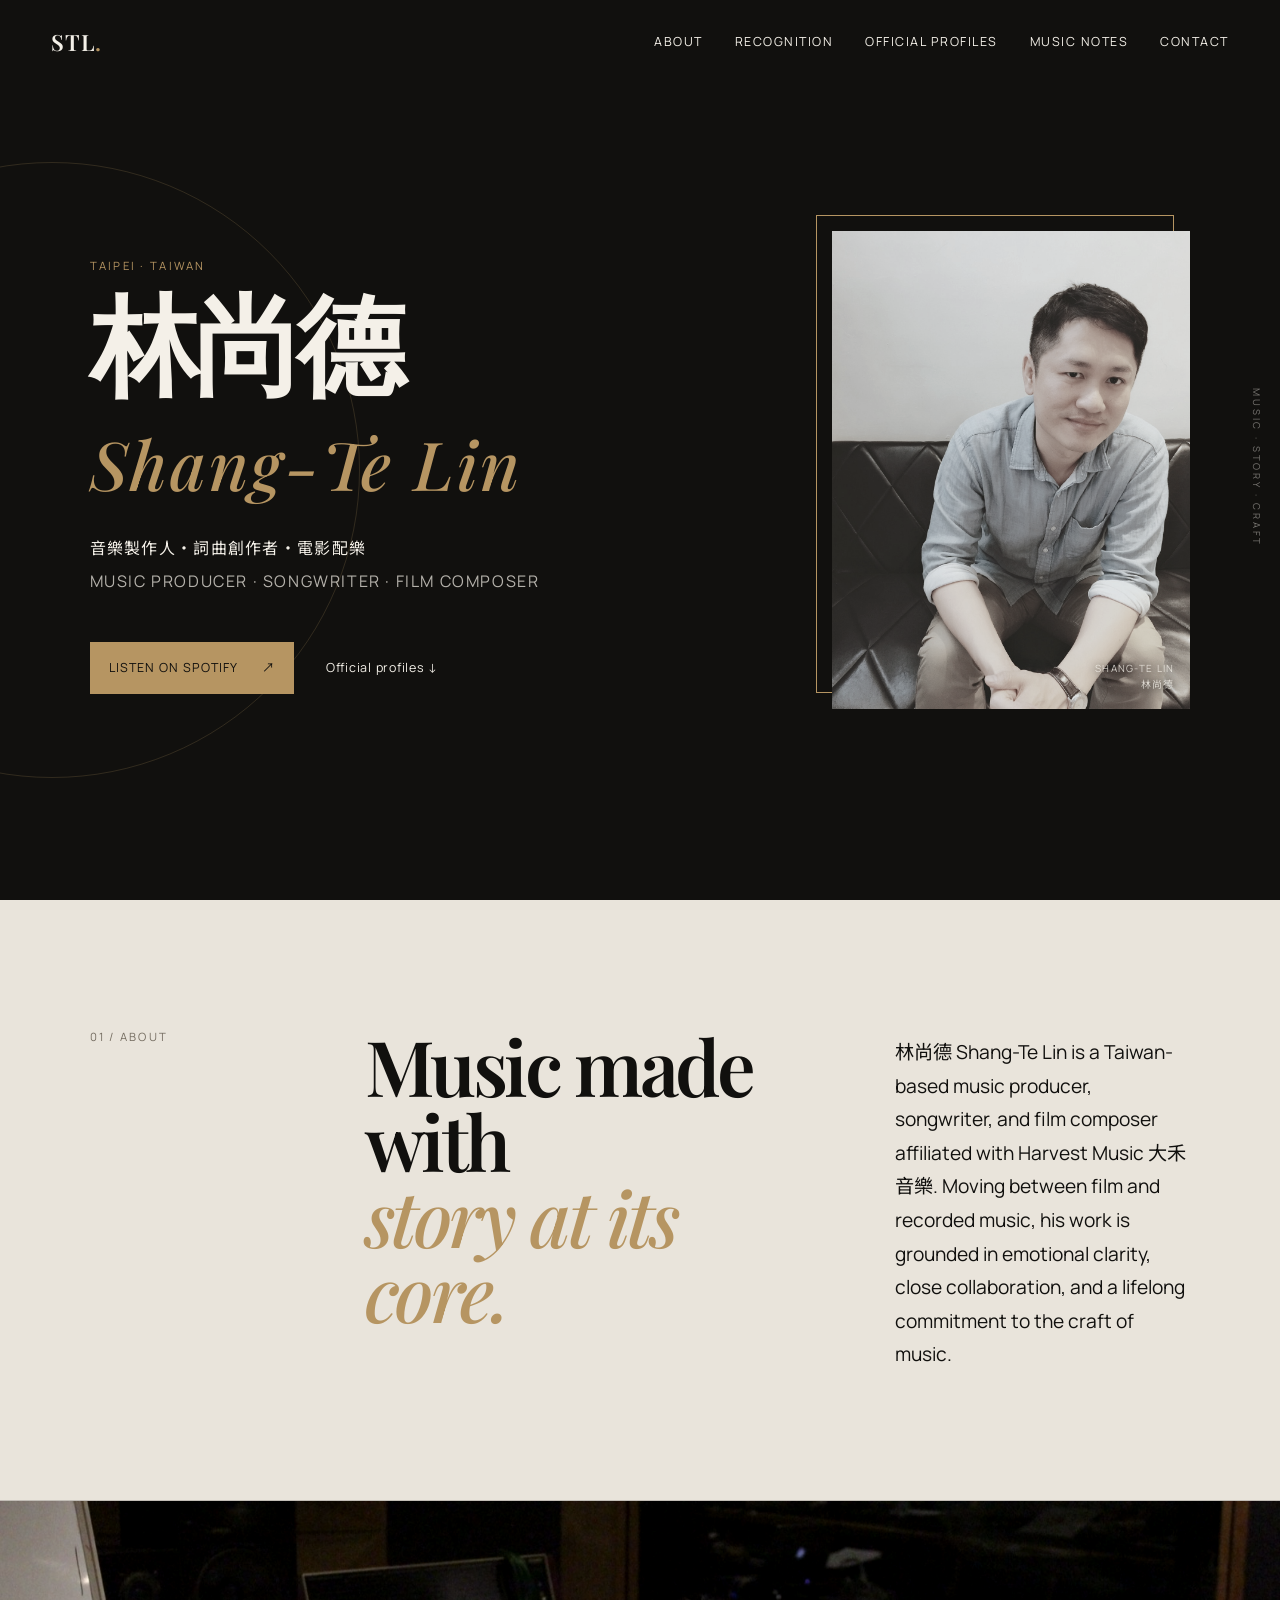
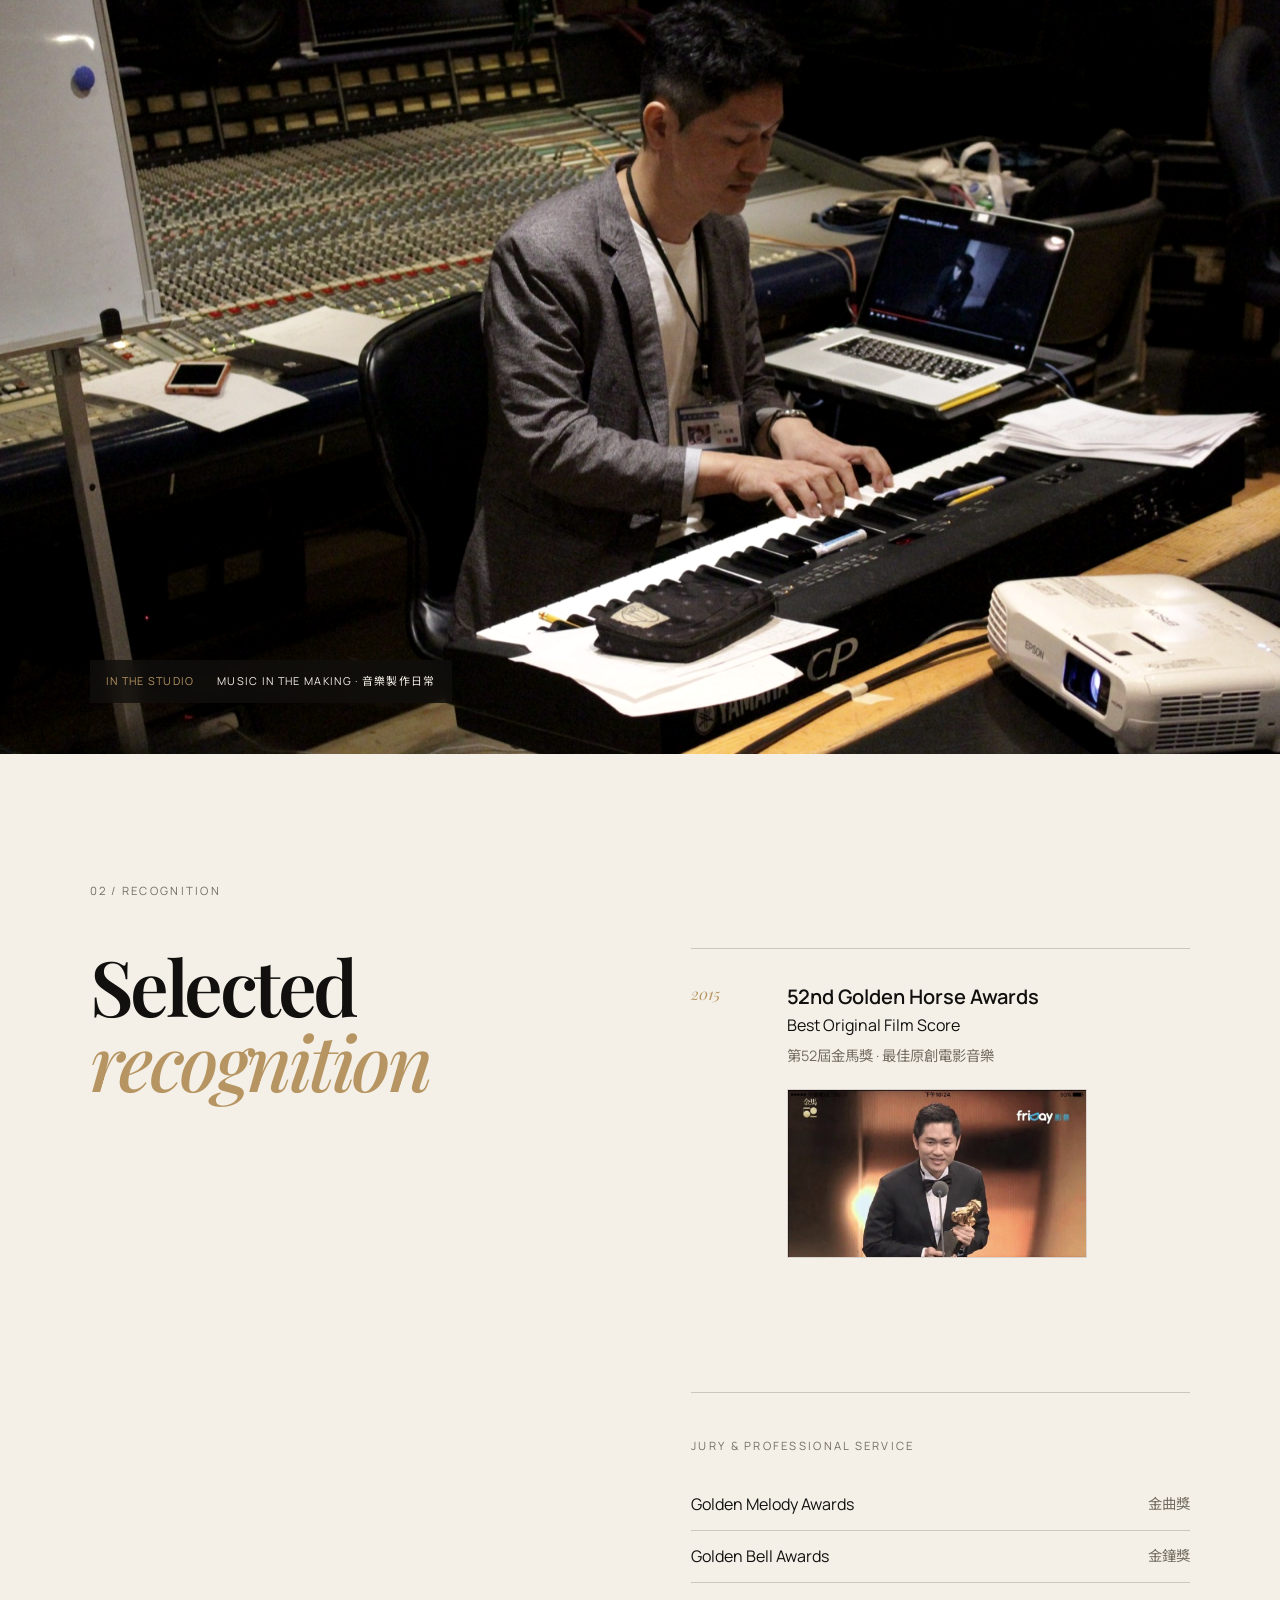
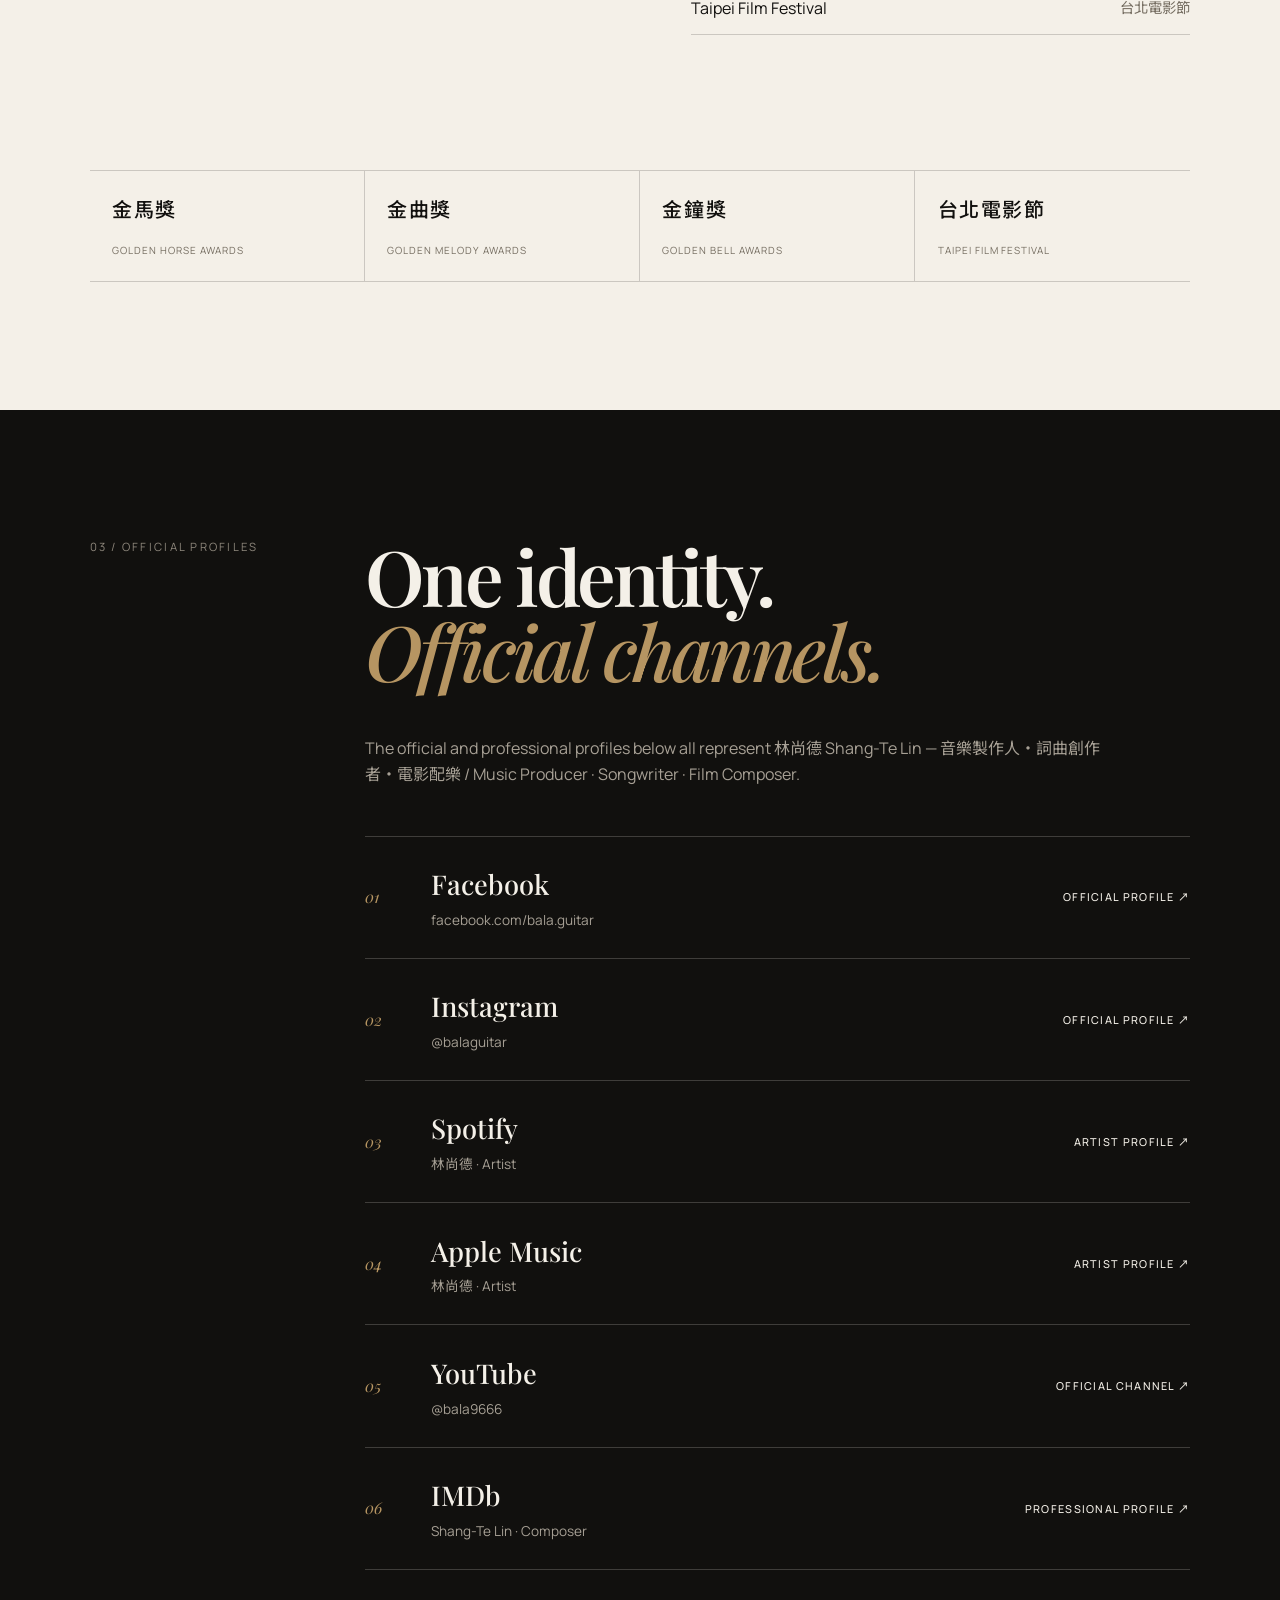
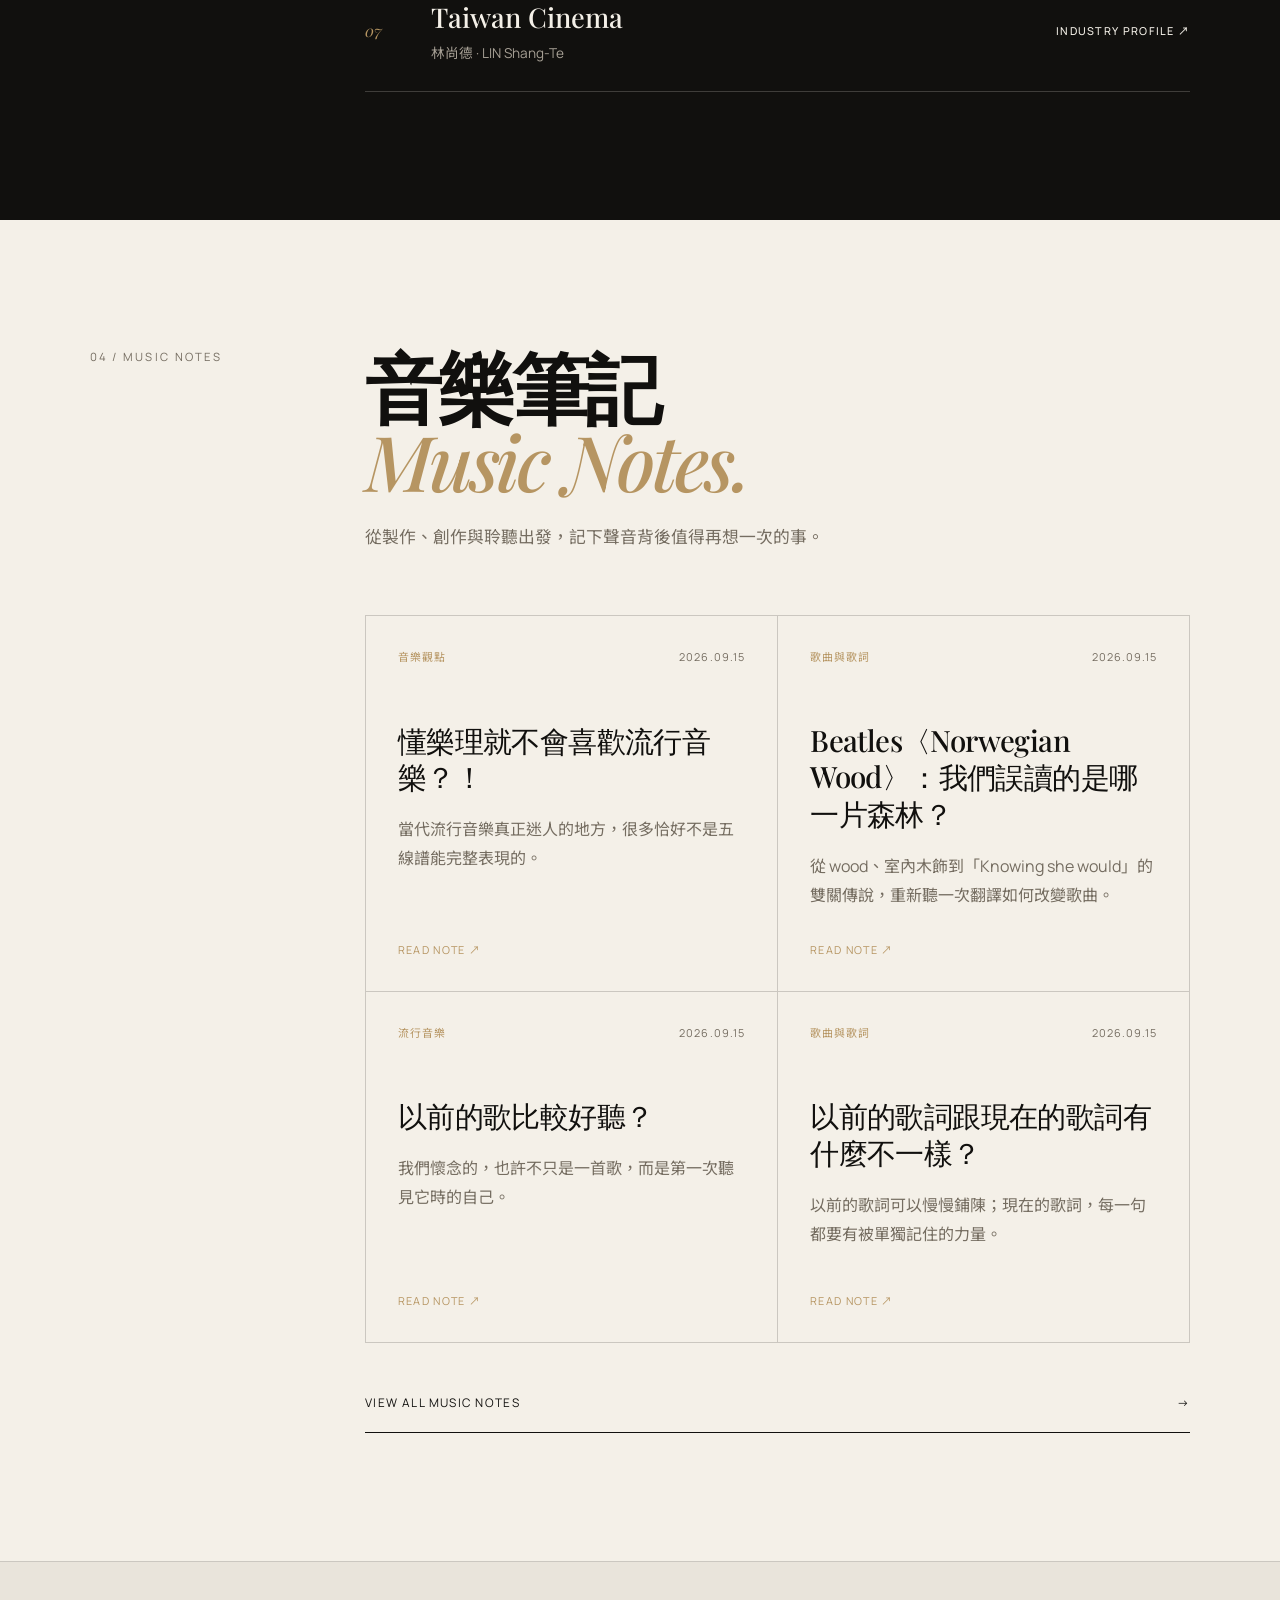
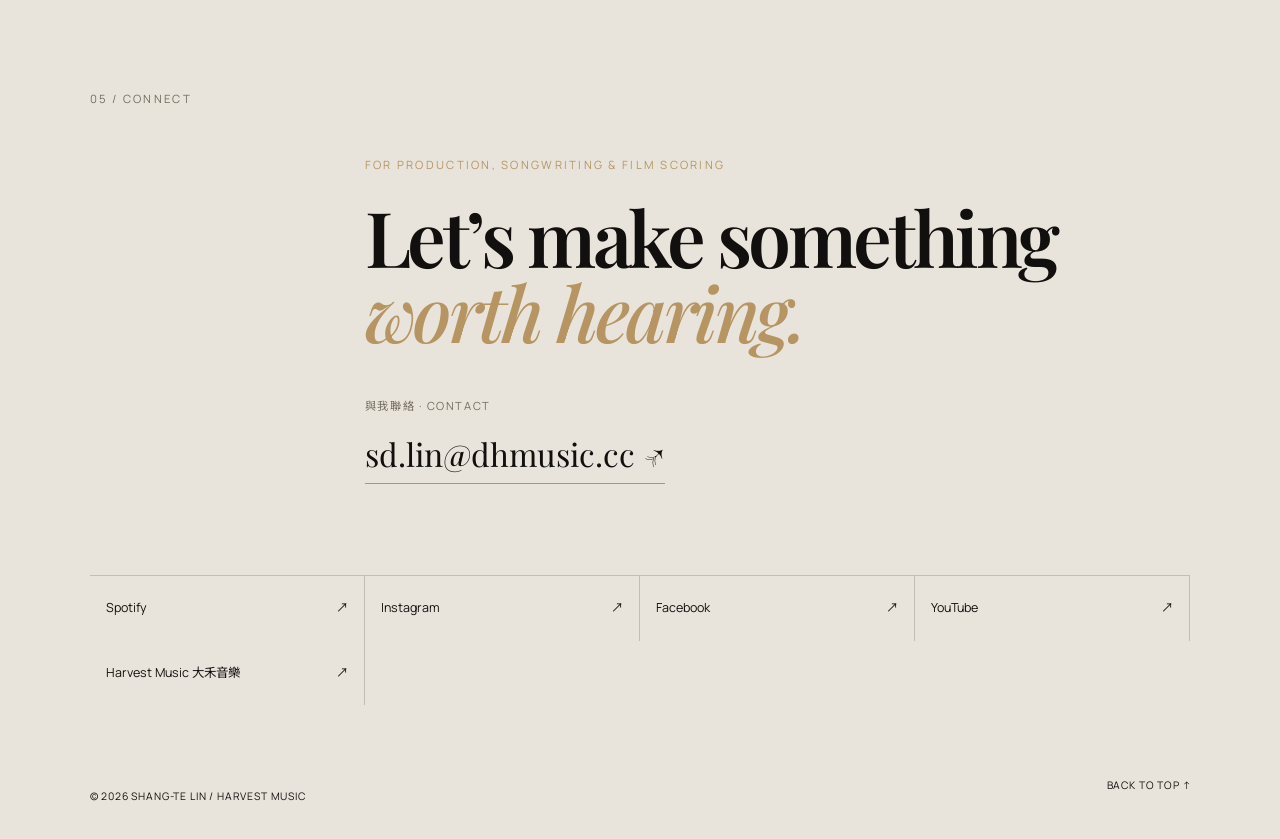
<file: index.html>
<!doctype html>
<html lang="zh-Hant">
<head>
  <meta charset="utf-8">
  <meta name="viewport" content="width=device-width, initial-scale=1">
  <title>林尚德 Shang-Te Lin 官方網站</title>
  <link rel="canonical" href="https://harvestmusician.com/linshangte/">
  <script>
    const destination = new URL('linshangte/', location.href);
    destination.search = location.search;
    destination.hash = location.hash;
    location.replace(destination.href);
  </script>
  <noscript><meta http-equiv="refresh" content="0; url=linshangte/"></noscript>
</head>
<body>
  <p><a href="linshangte/">前往林尚德 Shang-Te Lin 官方網站</a></p>
</body>
</html>
</file>
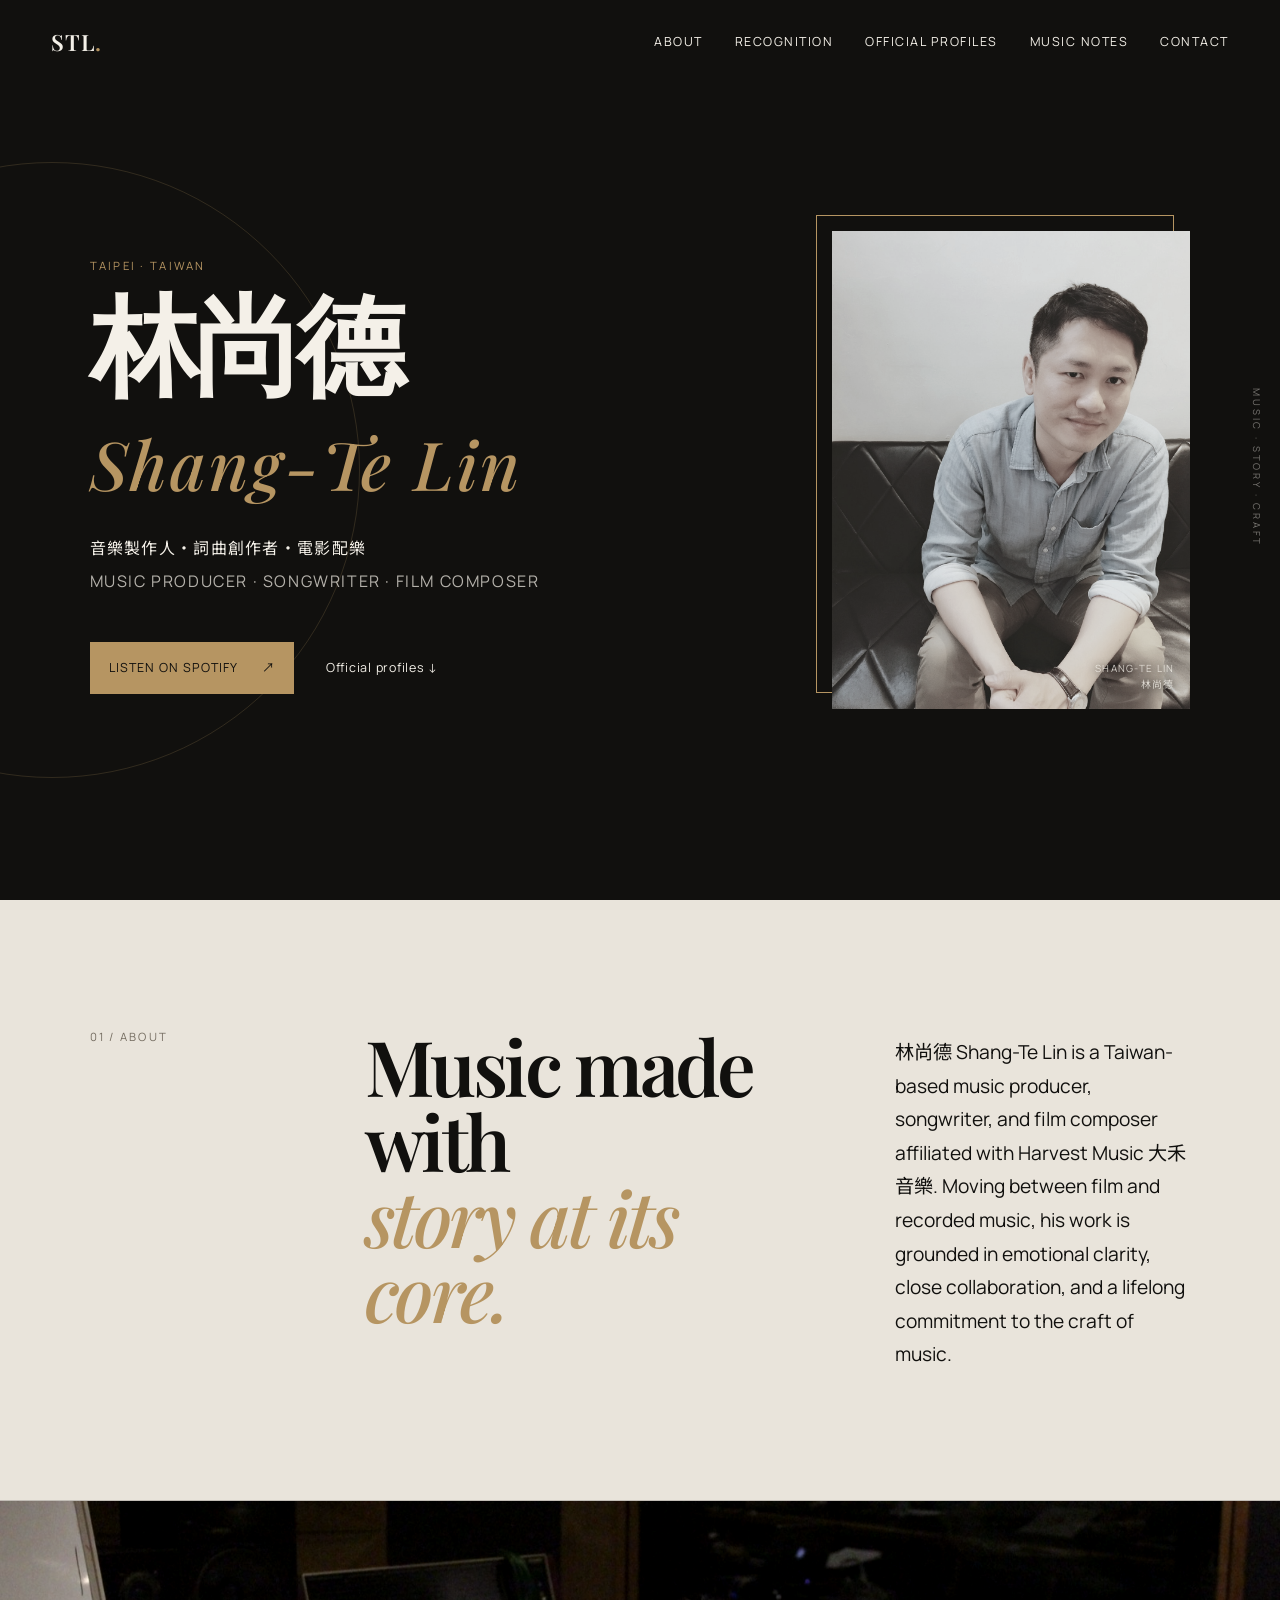
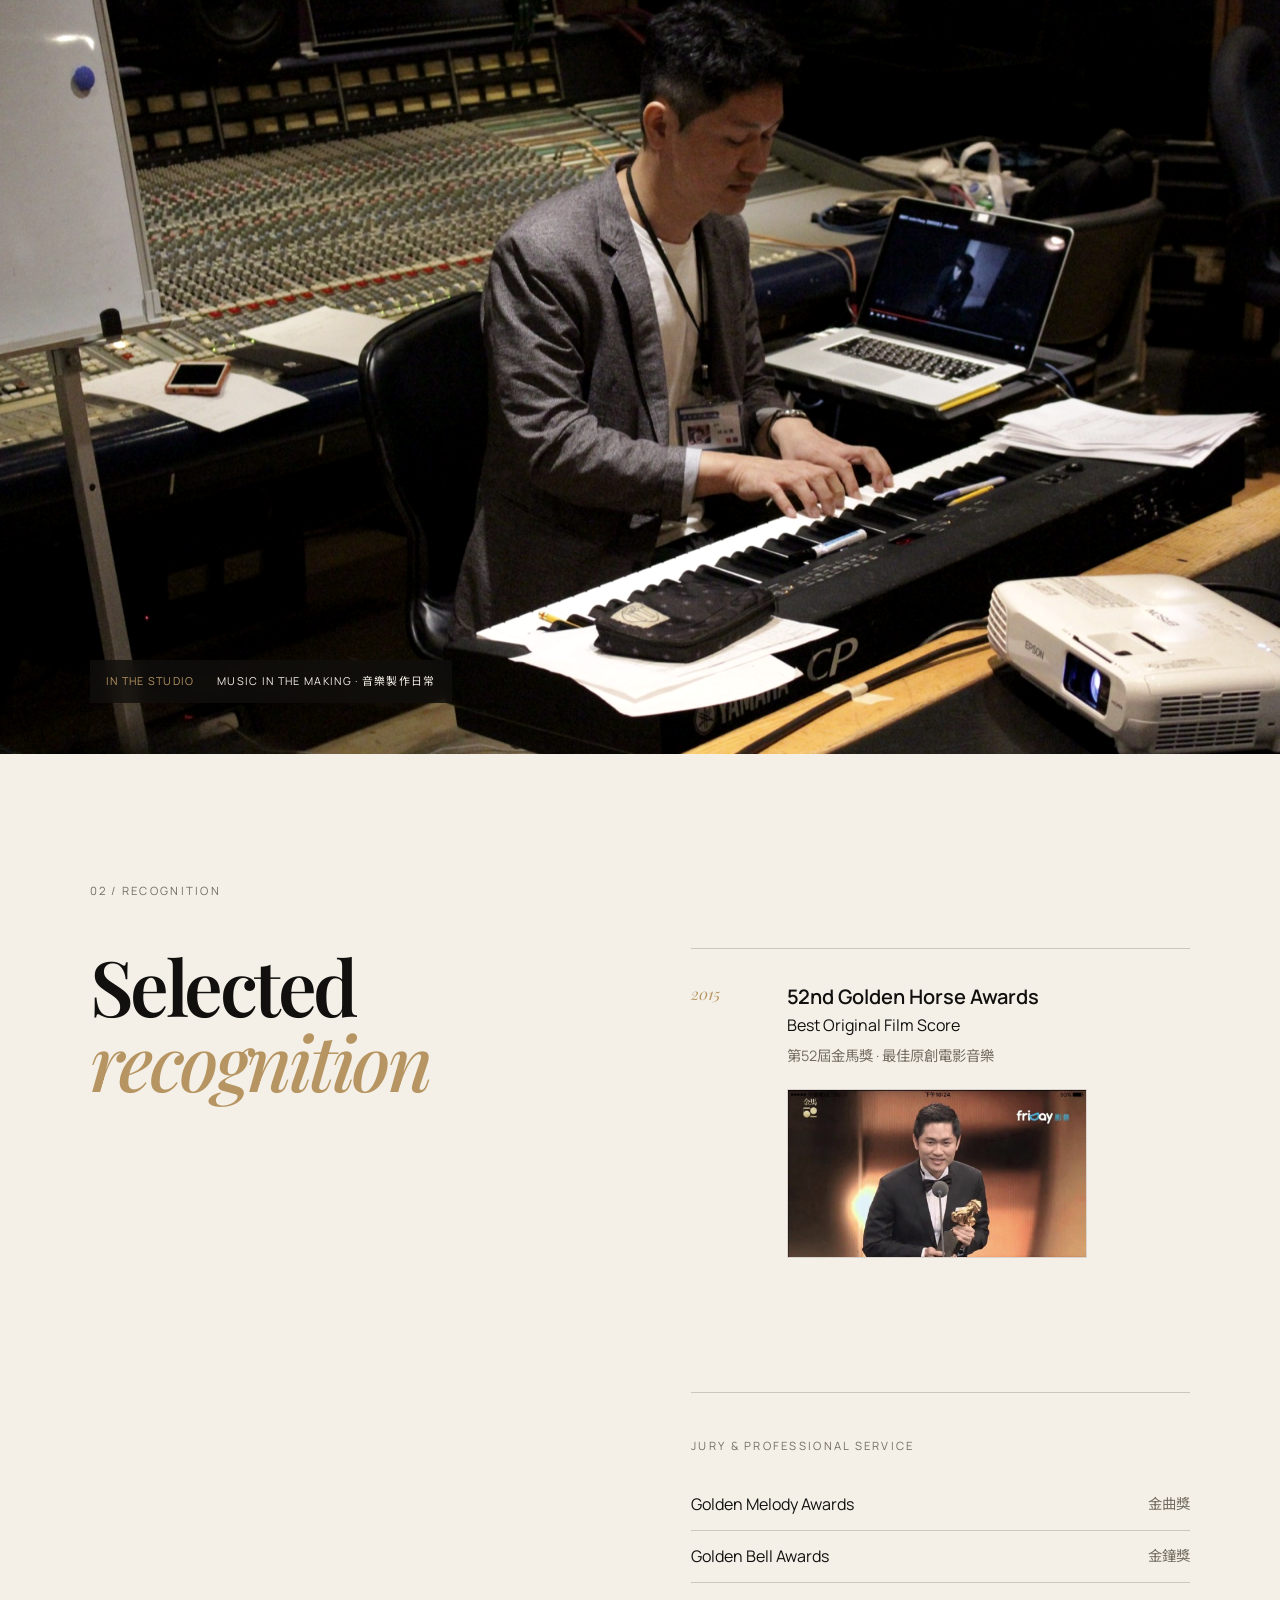
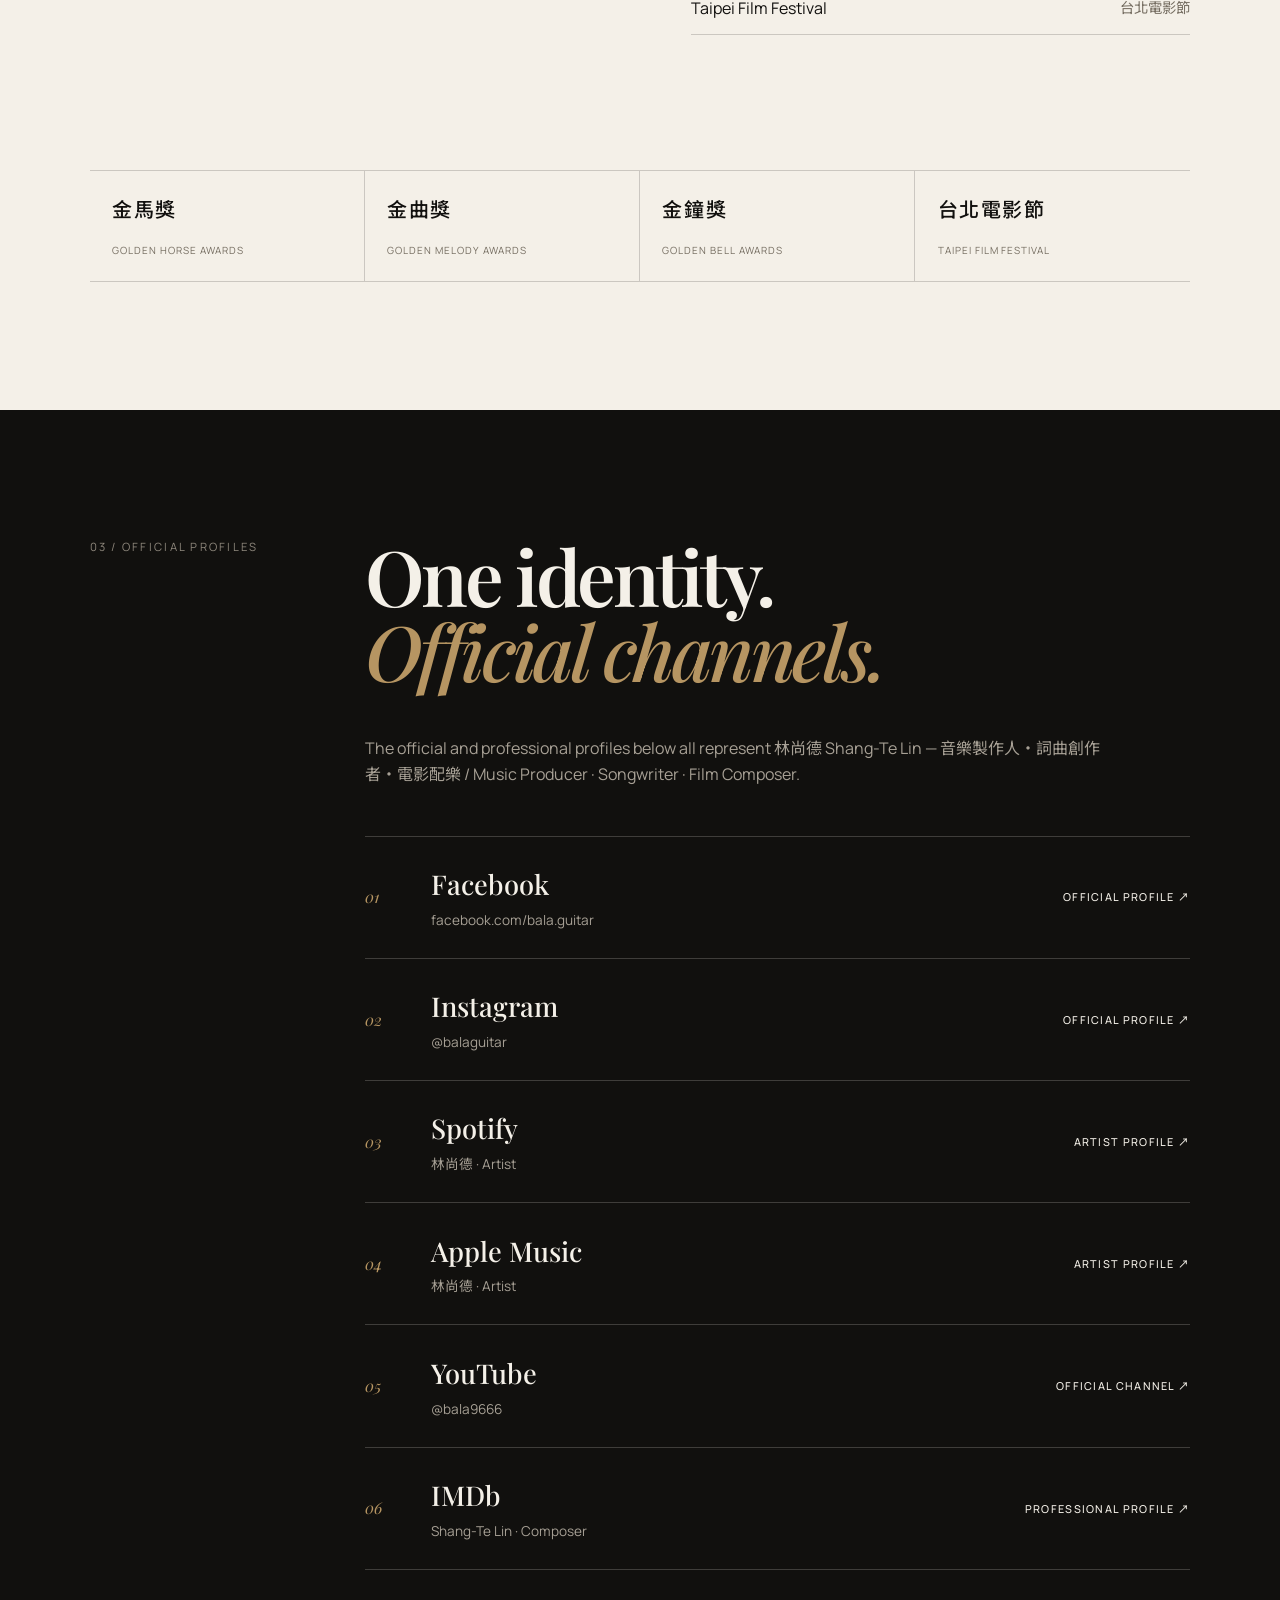
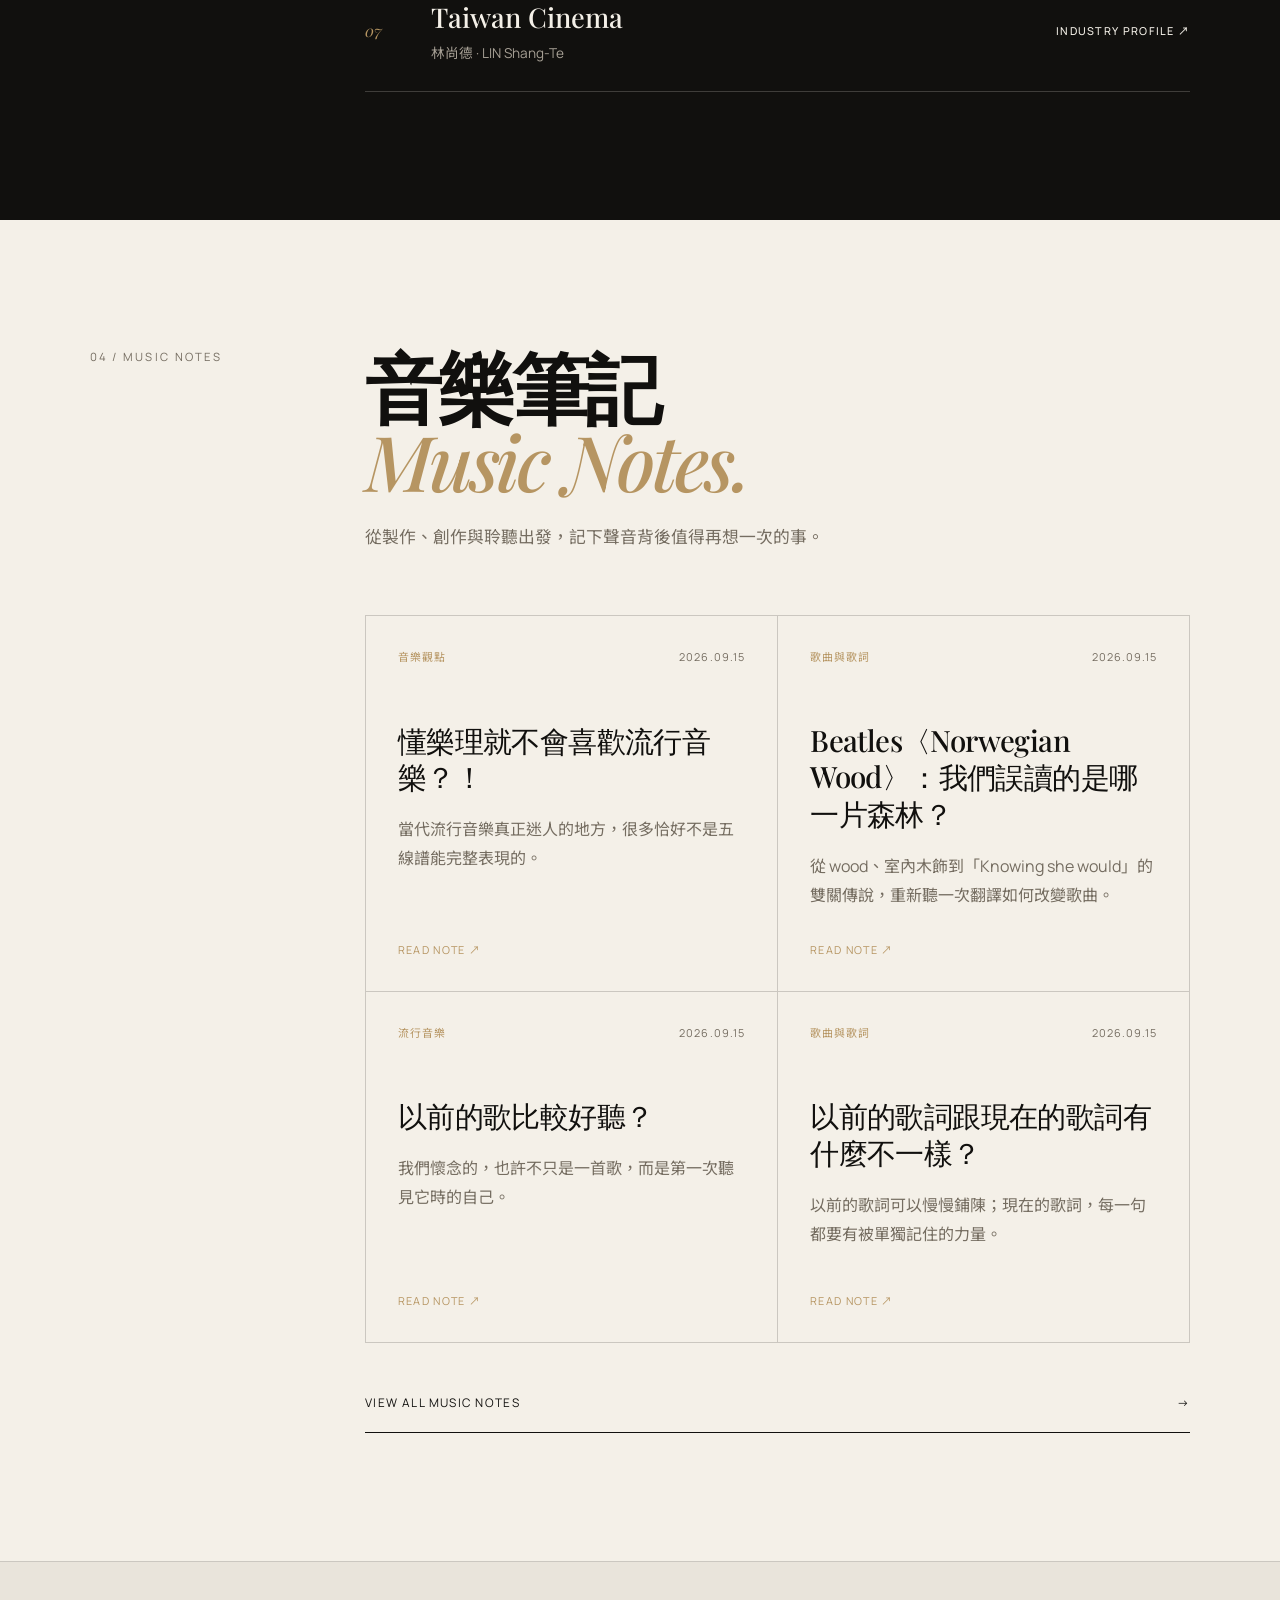
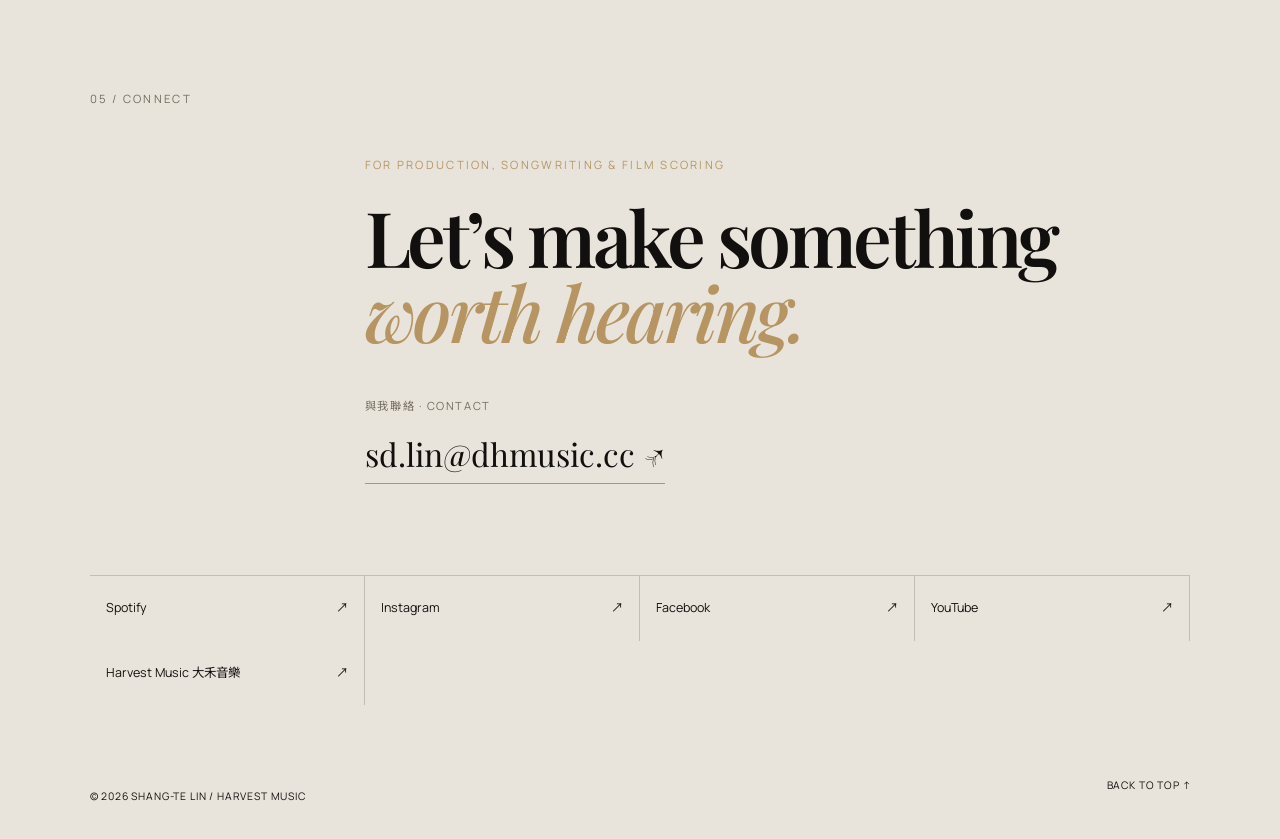
<file: linshangte/index.html>
<!doctype html>
<html lang="zh-Hant">
<head>
  <meta charset="utf-8">
  <meta name="viewport" content="width=device-width, initial-scale=1">
  <meta name="description" content="林尚德 Shang-Te Lin｜音樂製作人・詞曲創作者・電影配樂 / Music Producer · Songwriter · Film Composer — official website and profile directory.">
  <meta name="theme-color" content="#11100e">
  <meta property="og:title" content="林尚德 Shang-Te Lin｜音樂製作人・詞曲創作者・電影配樂">
  <meta property="og:description" content="Music Producer · Songwriter · Film Composer — Official Website">
  <meta property="og:type" content="website">
  <meta property="og:url" content="https://harvestmusician.com/linshangte/">
  <meta property="og:site_name" content="林尚德 Shang-Te Lin">
  <meta property="og:locale" content="zh_TW">
  <meta name="twitter:card" content="summary">
  <meta name="twitter:title" content="林尚德 Shang-Te Lin｜音樂製作人・詞曲創作者・電影配樂">
  <meta name="twitter:description" content="Music Producer · Songwriter · Film Composer — Official Website">
  <link rel="canonical" href="https://harvestmusician.com/linshangte/">
  <title>林尚德 Shang-Te Lin｜音樂製作人・詞曲創作者・電影配樂 / Music Producer · Songwriter · Film Composer</title>
  <script type="application/ld+json">
  {
    "@context": "https://schema.org",
    "@type": "Person",
    "name": "林尚德 Shang-Te Lin",
    "givenName": "尚德",
    "familyName": "林",
    "alternateName": ["林尚德", "Shang-Te Lin", "Shang Te Lin"],
    "url": "https://harvestmusician.com/linshangte/",
    "jobTitle": ["音樂製作人", "詞曲創作者", "電影配樂", "Music Producer", "Songwriter", "Film Composer"],
    "description": "林尚德 Shang-Te Lin｜音樂製作人・詞曲創作者・電影配樂 / Music Producer · Songwriter · Film Composer",
    "image": "https://harvestmusician.com/assets/images/shang-te-lin-portrait.jpg",
    "affiliation": {"@type": "Organization", "name": "Harvest Music 大禾音樂"},
    "sameAs": [
      "https://open.spotify.com/artist/3Akkv4sFLtU07OK8aD7oVd",
      "https://www.instagram.com/balaguitar/",
      "https://www.facebook.com/bala.guitar/",
      "https://www.youtube.com/@bala9666",
      "https://music.apple.com/artist/320495521",
      "https://www.imdb.com/name/nm7144006/",
      "https://taiwancinema.bamid.gov.tw/Staff/StaffContent/?ContentUrl=71078"
    ]
  }
  </script>
  <link rel="preconnect" href="https://fonts.googleapis.com">
  <link rel="preconnect" href="https://fonts.gstatic.com" crossorigin>
  <link href="https://fonts.googleapis.com/css2?family=Manrope:wght@400;500;600&amp;family=Noto+Sans+TC:wght@400;500&amp;family=Playfair+Display:ital,wght@0,600;1,500&amp;display=swap" rel="stylesheet">
  <link rel="stylesheet" href="../assets/css/style.css">
</head>
<body>
  <a class="skip-link" href="#main">Skip to content</a>
  <header class="site-header">
    <a class="wordmark" href="#top" aria-label="Shang-Te Lin home">STL<span>.</span></a>
    <button class="menu-button" type="button" aria-expanded="false" aria-controls="site-nav">Menu</button>
    <nav id="site-nav" aria-label="Primary navigation">
      <a href="#about">About</a>
      <a href="#recognition">Recognition</a>
      <a href="#profiles">Official Profiles</a>
      <a href="../notes/">Music Notes</a>
      <a href="#contact">Contact</a>
    </nav>
  </header>

  <main id="main">
    <section class="hero" id="top">
      <div class="hero-copy reveal">
        <p class="eyebrow">Taipei · Taiwan</p>
        <h1>林尚德<br><em>Shang-Te Lin</em></h1>
        <p class="role"><span>音樂製作人・詞曲創作者・電影配樂</span><span class="role-en">Music Producer · Songwriter · Film Composer</span></p>
        <div class="hero-actions">
          <a class="button button-primary" href="https://open.spotify.com/artist/3Akkv4sFLtU07OK8aD7oVd?si=9_FalovdSCibcSeDcylL4Q" target="_blank" rel="noopener noreferrer">Listen on Spotify <span aria-hidden="true">↗</span></a>
          <a class="text-link" href="#profiles">Official profiles <span aria-hidden="true">↓</span></a>
        </div>
      </div>
      <figure class="portrait reveal">
        <img src="../assets/images/shang-te-lin-portrait.jpg" alt="Shang-Te Lin 林尚德" width="1199" height="1600">
        <figcaption>Shang-Te Lin<br>林尚德</figcaption>
      </figure>
      <p class="vertical-note" aria-hidden="true">Music · Story · Craft</p>
    </section>

    <section class="intro section" id="about">
      <p class="section-number">01 / About</p>
      <div class="intro-content reveal">
        <h2>Music made with<br><em>story at its core.</em></h2>
        <p class="bio">林尚德 Shang-Te Lin is a Taiwan-based music producer, songwriter, and film composer affiliated with Harvest Music 大禾音樂. Moving between film and recorded music, his work is grounded in emotional clarity, close collaboration, and a lifelong commitment to the craft of music.</p>
      </div>
    </section>

    <figure class="studio-moment reveal">
      <img src="../assets/images/shang-te-lin-studio.jpg" alt="林尚德在錄音室彈奏鍵盤、進行音樂製作" width="1600" height="1066" loading="lazy">
      <figcaption><span>In the studio</span> Music in the making · 音樂製作日常</figcaption>
    </figure>

    <section class="recognition section" id="recognition" aria-labelledby="recognition-title">
      <p class="section-number">02 / Recognition</p>
      <div class="recognition-grid">
        <h2 id="recognition-title" class="reveal">Selected<br><em>recognition</em></h2>
        <div class="award reveal">
          <span class="award-year">2015</span>
          <div>
            <p class="award-name">52nd Golden Horse Awards</p>
            <p>Best Original Film Score</p>
            <p class="muted">第52屆金馬獎 · 最佳原創電影音樂</p>
            <div class="award-photos" aria-label="第52屆金馬獎得獎照片">
              <img src="../assets/images/golden-horse-speech.jpg" alt="林尚德手持金馬獎座於台上致詞" width="900" height="506" loading="lazy">
            </div>
          </div>
        </div>
        <div class="jury reveal">
          <p class="label">Jury & Professional Service</p>
          <ul>
            <li>Golden Melody Awards <span>金曲獎</span></li>
            <li>Golden Bell Awards <span>金鐘獎</span></li>
            <li>Taipei Film Festival <span>台北電影節</span></li>
          </ul>
        </div>
        <div class="credential-marks reveal" aria-label="Professional recognition">
          <div class="credential-mark"><strong>金馬獎</strong><span>Golden Horse Awards</span></div>
          <div class="credential-mark"><strong>金曲獎</strong><span>Golden Melody Awards</span></div>
          <div class="credential-mark"><strong>金鐘獎</strong><span>Golden Bell Awards</span></div>
          <div class="credential-mark"><strong>台北電影節</strong><span>Taipei Film Festival</span></div>
        </div>
      </div>
    </section>

    <section class="profiles section" id="profiles" aria-labelledby="profiles-title">
      <div class="section-heading">
        <p class="section-number">03 / Official Profiles</p>
        <h2 id="profiles-title" class="reveal">One identity.<br><em>Official channels.</em></h2>
      </div>
      <p class="profiles-intro reveal">The official and professional profiles below all represent 林尚德 Shang-Te Lin — 音樂製作人・詞曲創作者・電影配樂 / Music Producer · Songwriter · Film Composer.</p>
      <div class="profile-list reveal">
        <a href="https://www.facebook.com/bala.guitar/" target="_blank" rel="me noopener noreferrer"><span>01</span><div><h3>Facebook</h3><p>facebook.com/bala.guitar</p></div><b>Official profile ↗</b></a>
        <a href="https://www.instagram.com/balaguitar/" target="_blank" rel="me noopener noreferrer"><span>02</span><div><h3>Instagram</h3><p>@balaguitar</p></div><b>Official profile ↗</b></a>
        <a href="https://open.spotify.com/artist/3Akkv4sFLtU07OK8aD7oVd" target="_blank" rel="me noopener noreferrer"><span>03</span><div><h3>Spotify</h3><p>林尚德 · Artist</p></div><b>Artist profile ↗</b></a>
        <a href="https://music.apple.com/artist/320495521" target="_blank" rel="me noopener noreferrer"><span>04</span><div><h3>Apple Music</h3><p>林尚德 · Artist</p></div><b>Artist profile ↗</b></a>
        <a href="https://www.youtube.com/@bala9666" target="_blank" rel="me noopener noreferrer"><span>05</span><div><h3>YouTube</h3><p>@bala9666</p></div><b>Official channel ↗</b></a>
        <a href="https://www.imdb.com/name/nm7144006/" target="_blank" rel="noopener noreferrer"><span>06</span><div><h3>IMDb</h3><p>Shang-Te Lin · Composer</p></div><b>Professional profile ↗</b></a>
        <a href="https://taiwancinema.bamid.gov.tw/Staff/StaffContent/?ContentUrl=71078" target="_blank" rel="noopener noreferrer"><span>07</span><div><h3>Taiwan Cinema</h3><p>林尚德 · LIN Shang-Te</p></div><b>Industry profile ↗</b></a>
      </div>
    </section>

    <section class="latest-notes section" id="notes" aria-labelledby="notes-title">
      <div class="section-heading notes-heading">
        <p class="section-number">04 / Music Notes</p>
        <div>
          <h2 id="notes-title" class="reveal">音樂筆記<br><em>Music Notes.</em></h2>
          <p class="notes-intro reveal">從製作、創作與聆聽出發，記下聲音背後值得再想一次的事。</p>
        </div>
      </div>
      <div class="note-grid reveal">
        <article class="note-card">
          <a href="../notes/music-theory-and-pop/">
            <p class="note-meta"><span>音樂觀點</span><time datetime="2026-09-15">2026.09.15</time></p>
            <h3>懂樂理就不會喜歡流行音樂？！</h3>
            <p>當代流行音樂真正迷人的地方，很多恰好不是五線譜能完整表現的。</p>
            <span class="note-link">Read note ↗</span>
          </a>
        </article>
        <article class="note-card">
          <a href="../notes/norwegian-wood-misreading/">
            <p class="note-meta"><span>歌曲與歌詞</span><time datetime="2026-09-15">2026.09.15</time></p>
            <h3>Beatles〈Norwegian Wood〉：我們誤讀的是哪一片森林？</h3>
            <p>從 wood、室內木飾到「Knowing she would」的雙關傳說，重新聽一次翻譯如何改變歌曲。</p>
            <span class="note-link">Read note ↗</span>
          </a>
        </article>
        <article class="note-card">
          <a href="../notes/were-old-songs-better/">
            <p class="note-meta"><span>流行音樂</span><time datetime="2026-09-15">2026.09.15</time></p>
            <h3>以前的歌比較好聽？</h3>
            <p>我們懷念的，也許不只是一首歌，而是第一次聽見它時的自己。</p>
            <span class="note-link">Read note ↗</span>
          </a>
        </article>
        <article class="note-card">
          <a href="../notes/then-and-now-lyrics/">
            <p class="note-meta"><span>歌曲與歌詞</span><time datetime="2026-09-15">2026.09.15</time></p>
            <h3>以前的歌詞跟現在的歌詞有什麼不一樣？</h3>
            <p>以前的歌詞可以慢慢鋪陳；現在的歌詞，每一句都要有被單獨記住的力量。</p>
            <span class="note-link">Read note ↗</span>
          </a>
        </article>
      </div>
      <a class="all-notes-link" href="../notes/">View all Music Notes <span aria-hidden="true">→</span></a>
    </section>

    <section class="contact section" id="contact">
      <p class="section-number">05 / Connect</p>
      <div class="contact-content reveal">
        <p class="eyebrow">For production, songwriting & film scoring</p>
        <h2>Let’s make something<br><em>worth hearing.</em></h2>
        <p class="contact-label">與我聯絡 · Contact</p>
        <a class="email" href="mailto:sd.lin@dhmusic.cc">sd.lin@dhmusic.cc <span aria-hidden="true">↗</span></a>
      </div>
      <div class="social-links" aria-label="Social links">
        <a href="https://open.spotify.com/artist/3Akkv4sFLtU07OK8aD7oVd?si=9_FalovdSCibcSeDcylL4Q" target="_blank" rel="noopener noreferrer">Spotify <span>↗</span></a>
        <a href="https://www.instagram.com/balaguitar/" target="_blank" rel="me noopener noreferrer">Instagram <span>↗</span></a>
        <a href="https://www.facebook.com/bala.guitar/" target="_blank" rel="me noopener noreferrer">Facebook <span>↗</span></a>
        <a href="https://www.youtube.com/@bala9666" target="_blank" rel="me noopener noreferrer">YouTube <span>↗</span></a>
        <a href="#about">Harvest Music 大禾音樂 <span>↗</span></a>
      </div>
    </section>
  </main>

  <footer>
    <p>© <span id="year"></span> Shang-Te Lin / Harvest Music</p>
    <a href="#top">Back to top ↑</a>
  </footer>
  <script src="../assets/js/main.js"></script>
</body>
</html>
</file>
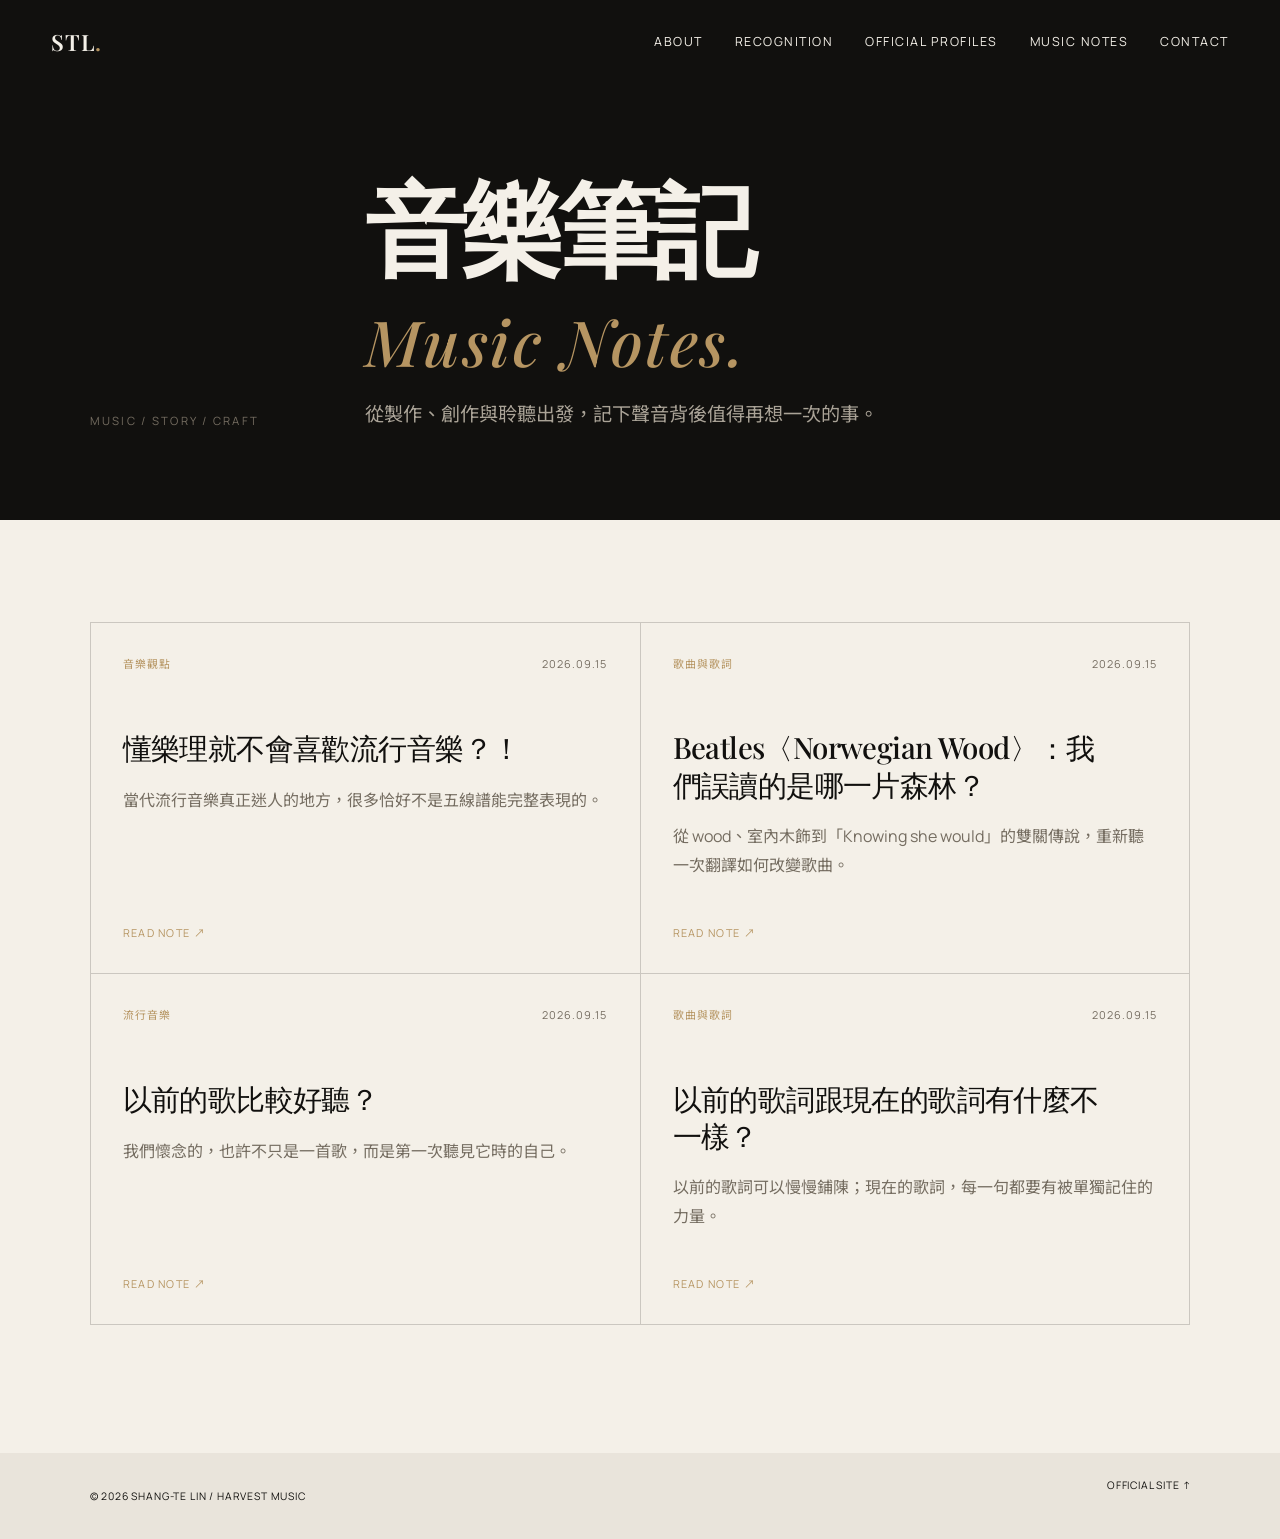
<file: notes/index.html>
<!doctype html>
<html lang="zh-Hant">
<head>
  <meta charset="utf-8">
  <meta name="viewport" content="width=device-width, initial-scale=1">
  <meta name="description" content="林尚德 Shang-Te Lin 的音樂筆記：關於流行音樂、歌曲、歌詞、製作與聆聽。">
  <meta name="theme-color" content="#11100e">
  <meta property="og:title" content="音樂筆記 Music Notes｜林尚德 Shang-Te Lin">
  <meta property="og:description" content="從製作、創作與聆聽出發，記下聲音背後值得再想一次的事。">
  <meta property="og:type" content="website">
  <meta property="og:url" content="https://balaguitar.github.io/shang-te-lin/notes/">
  <link rel="canonical" href="https://balaguitar.github.io/shang-te-lin/notes/">
  <title>音樂筆記 Music Notes｜林尚德 Shang-Te Lin</title>
  <link rel="preconnect" href="https://fonts.googleapis.com">
  <link rel="preconnect" href="https://fonts.gstatic.com" crossorigin>
  <link href="https://fonts.googleapis.com/css2?family=Manrope:wght@400;500;600&amp;family=Noto+Sans+TC:wght@400;500&amp;family=Playfair+Display:ital,wght@0,600;1,500&amp;display=swap" rel="stylesheet">
  <link rel="stylesheet" href="../assets/css/style.css">
</head>
<body class="notes-page">
  <a class="skip-link" href="#main">Skip to content</a>
  <header class="site-header">
    <a class="wordmark" href="../" aria-label="回到林尚德官方網站首頁">STL<span>.</span></a>
    <button class="menu-button" type="button" aria-expanded="false" aria-controls="site-nav">Menu</button>
    <nav id="site-nav" aria-label="Primary navigation">
      <a href="../#about">About</a>
      <a href="../#recognition">Recognition</a>
      <a href="../#profiles">Official Profiles</a>
      <a href="./" aria-current="page">Music Notes</a>
      <a href="../#contact">Contact</a>
    </nav>
  </header>

  <main id="main">
    <section class="notes-page-hero">
      <p class="section-number">Music / Story / Craft</p>
      <div>
        <h1>音樂筆記<br><em>Music Notes.</em></h1>
        <p class="lead">從製作、創作與聆聽出發，記下聲音背後值得再想一次的事。</p>
      </div>
    </section>

    <section class="notes-index section" aria-label="文章列表">
      <div class="note-grid">
        <article class="note-card">
          <a href="music-theory-and-pop/">
            <p class="note-meta"><span>音樂觀點</span><time datetime="2026-09-15">2026.09.15</time></p>
            <h2>懂樂理就不會喜歡流行音樂？！</h2>
            <p>當代流行音樂真正迷人的地方，很多恰好不是五線譜能完整表現的。</p>
            <span class="note-link">Read note ↗</span>
          </a>
        </article>
        <article class="note-card">
          <a href="norwegian-wood-misreading/">
            <p class="note-meta"><span>歌曲與歌詞</span><time datetime="2026-09-15">2026.09.15</time></p>
            <h2>Beatles〈Norwegian Wood〉：我們誤讀的是哪一片森林？</h2>
            <p>從 wood、室內木飾到「Knowing she would」的雙關傳說，重新聽一次翻譯如何改變歌曲。</p>
            <span class="note-link">Read note ↗</span>
          </a>
        </article>
        <article class="note-card">
          <a href="were-old-songs-better/">
            <p class="note-meta"><span>流行音樂</span><time datetime="2026-09-15">2026.09.15</time></p>
            <h2>以前的歌比較好聽？</h2>
            <p>我們懷念的，也許不只是一首歌，而是第一次聽見它時的自己。</p>
            <span class="note-link">Read note ↗</span>
          </a>
        </article>
        <article class="note-card">
          <a href="then-and-now-lyrics/">
            <p class="note-meta"><span>歌曲與歌詞</span><time datetime="2026-09-15">2026.09.15</time></p>
            <h2>以前的歌詞跟現在的歌詞有什麼不一樣？</h2>
            <p>以前的歌詞可以慢慢鋪陳；現在的歌詞，每一句都要有被單獨記住的力量。</p>
            <span class="note-link">Read note ↗</span>
          </a>
        </article>
      </div>
    </section>
  </main>

  <footer>
    <p>© <span id="year"></span> Shang-Te Lin / Harvest Music</p>
    <a href="../">Official site ↑</a>
  </footer>
  <script src="../assets/js/main.js"></script>
</body>
</html>
</file>
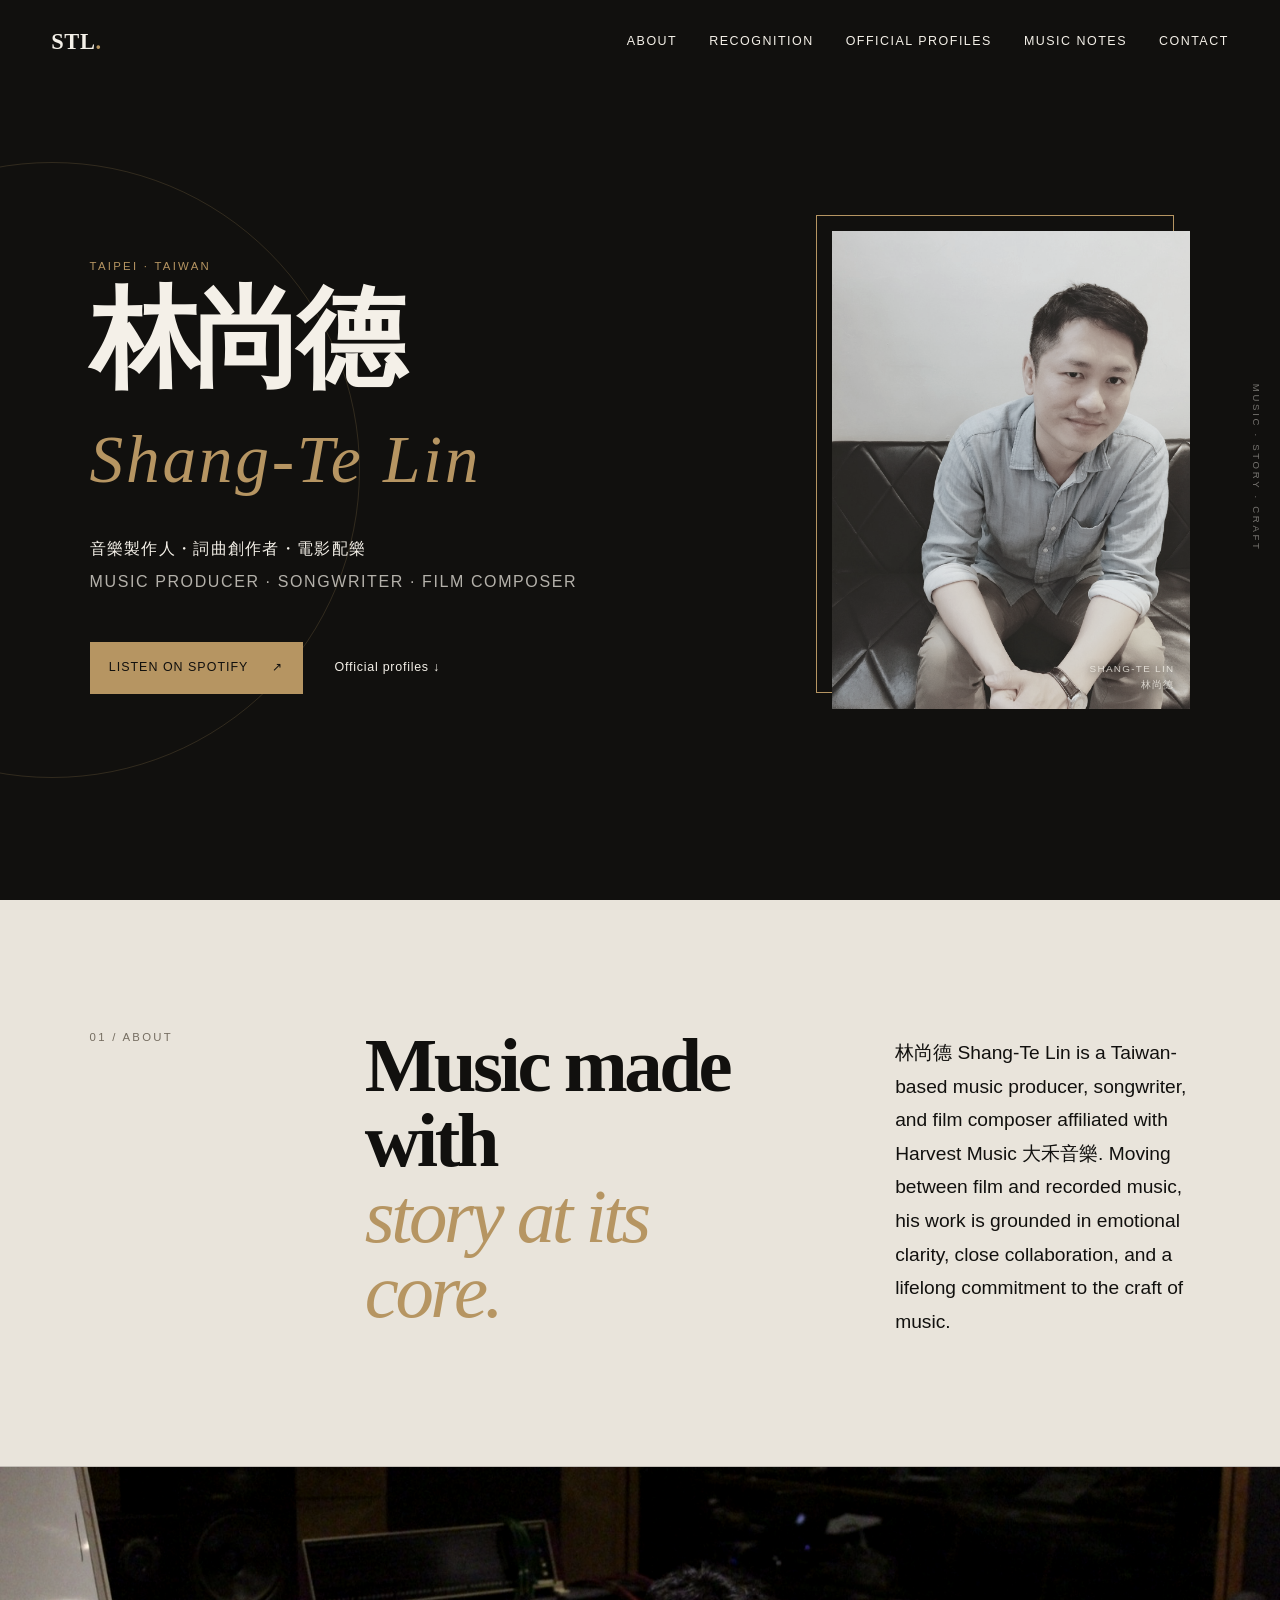
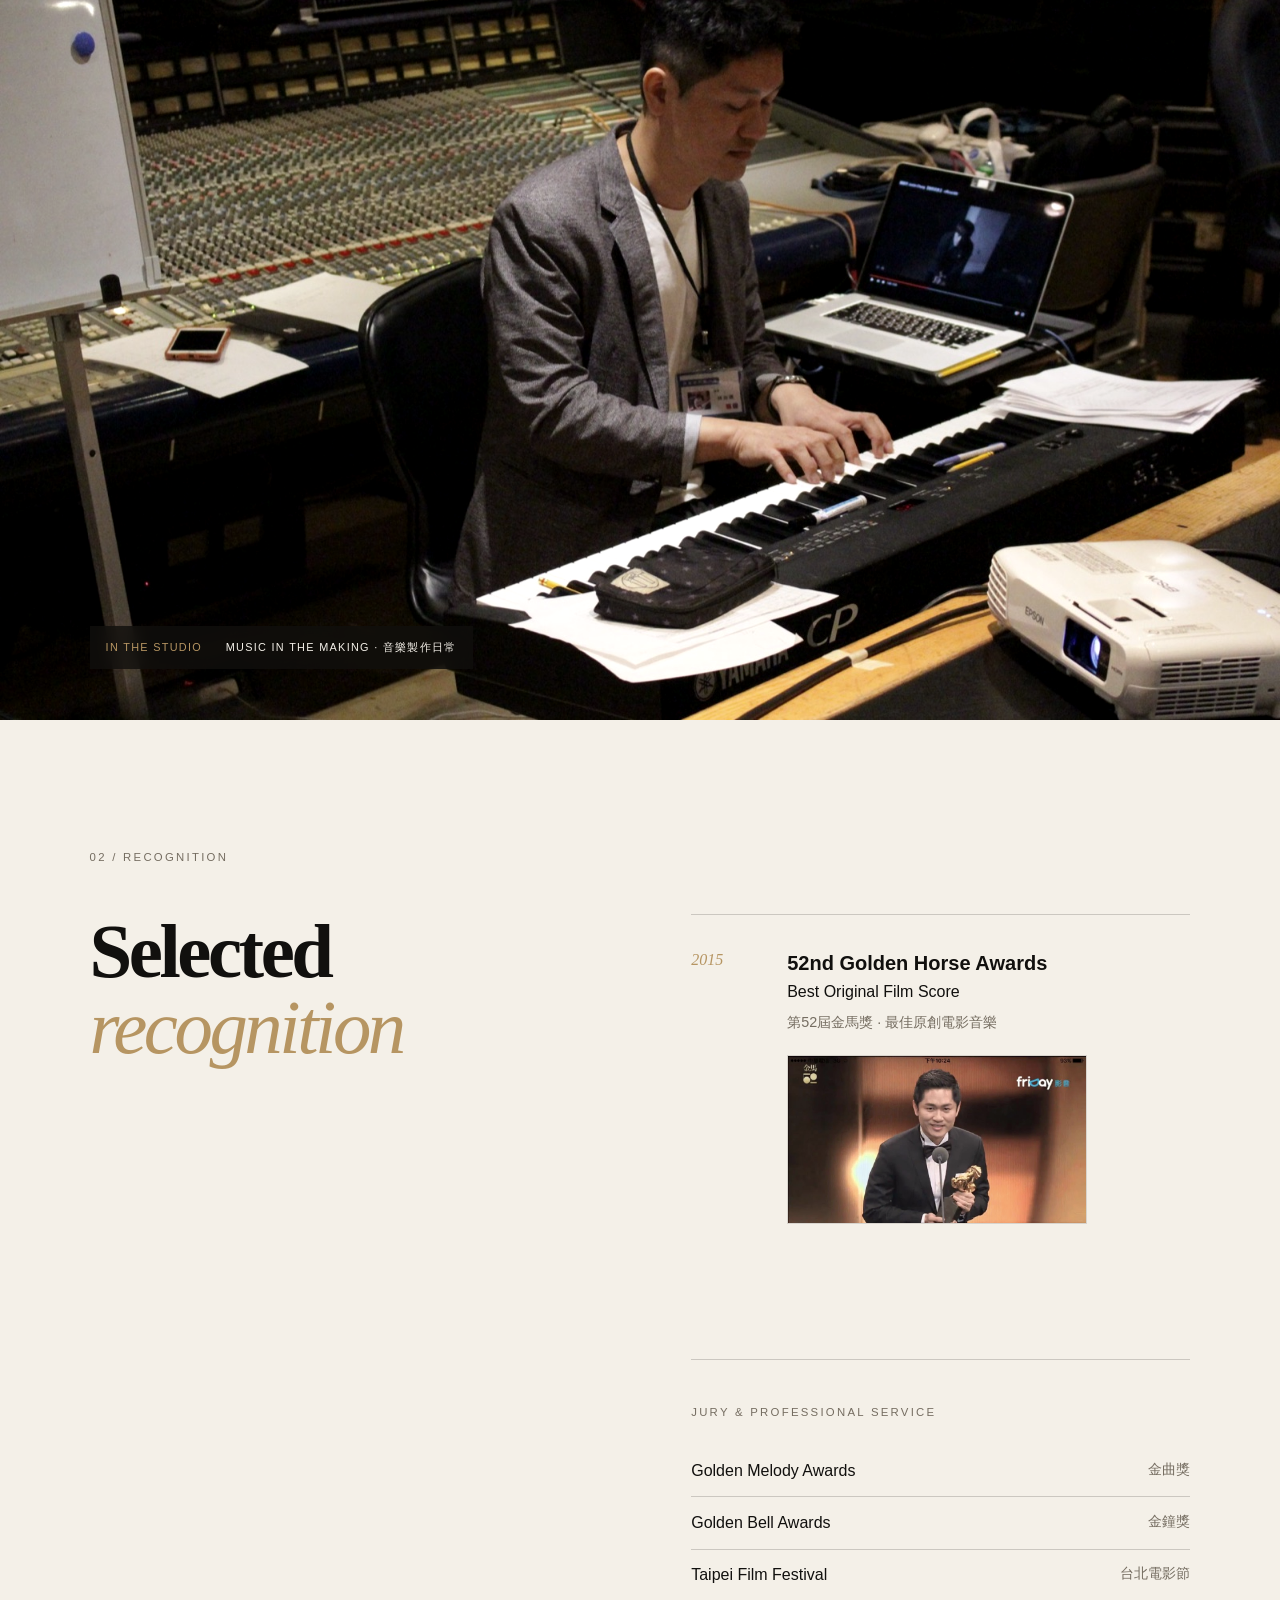
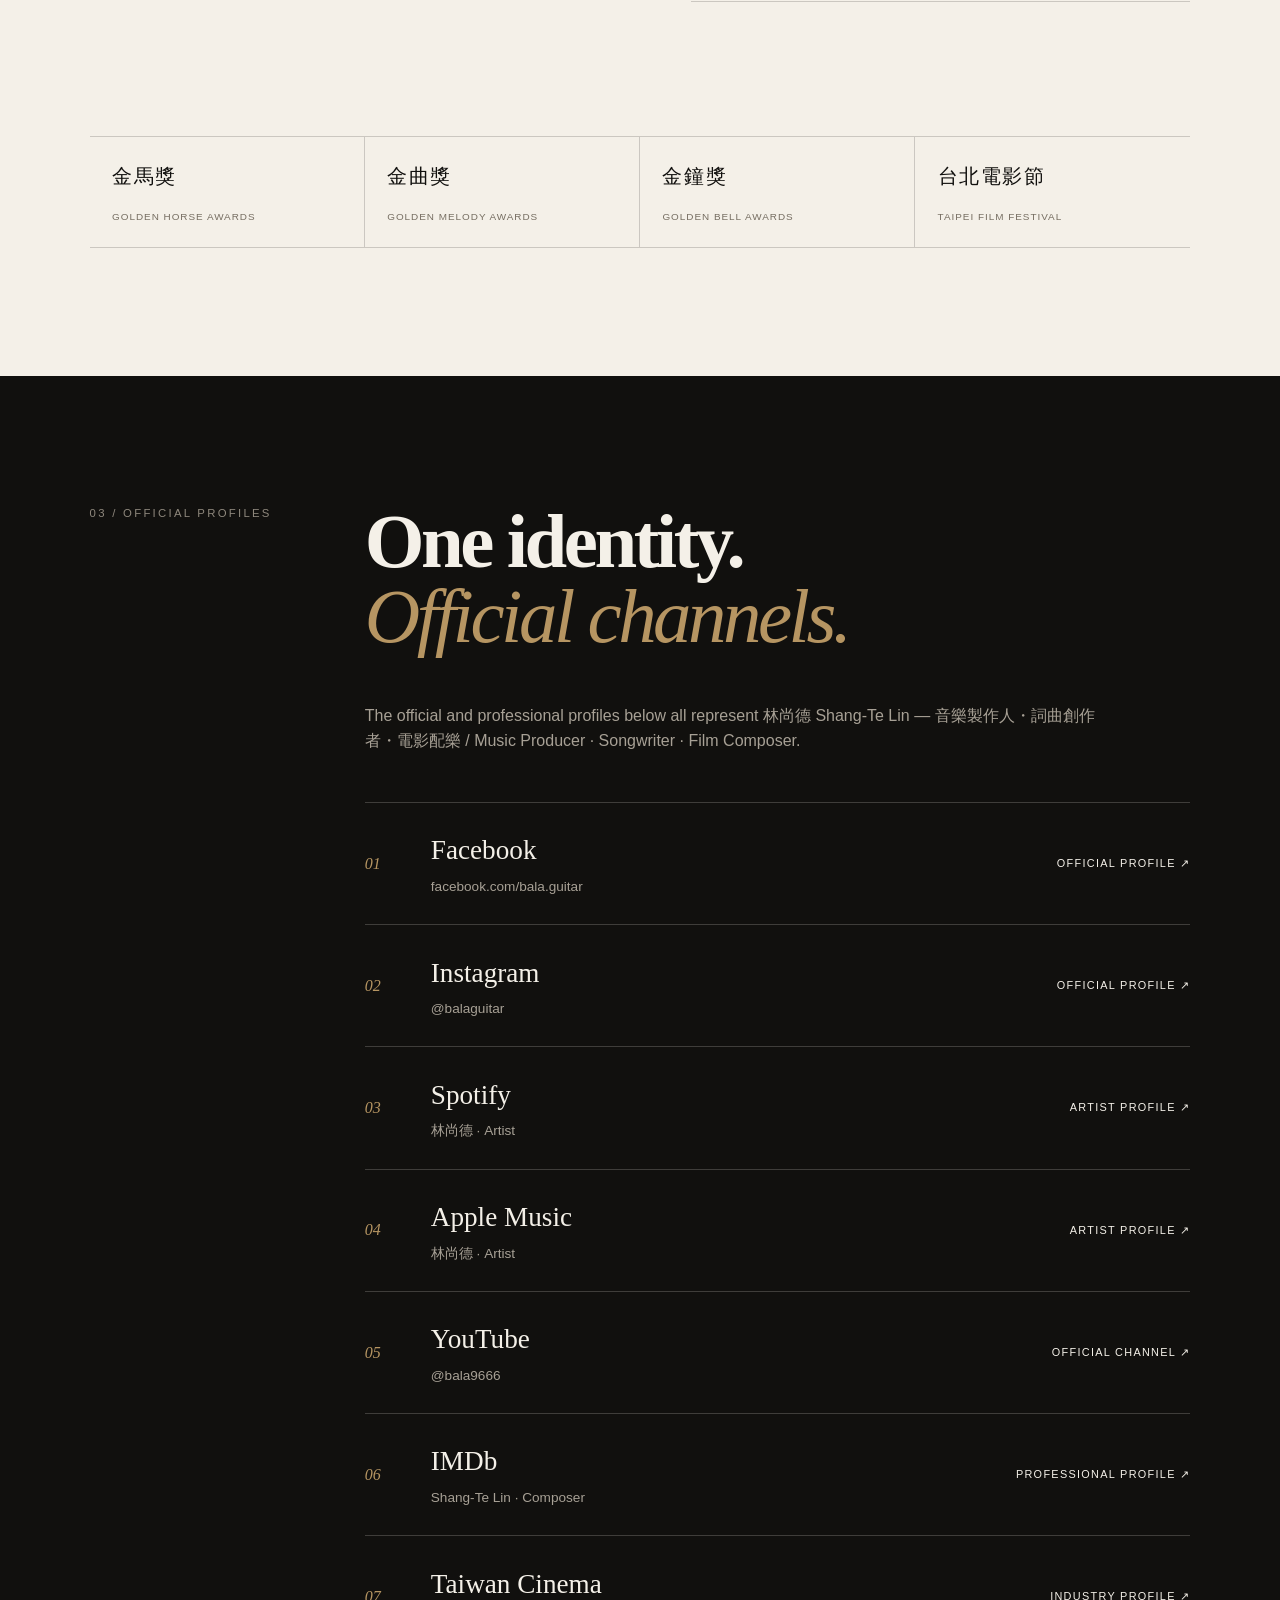
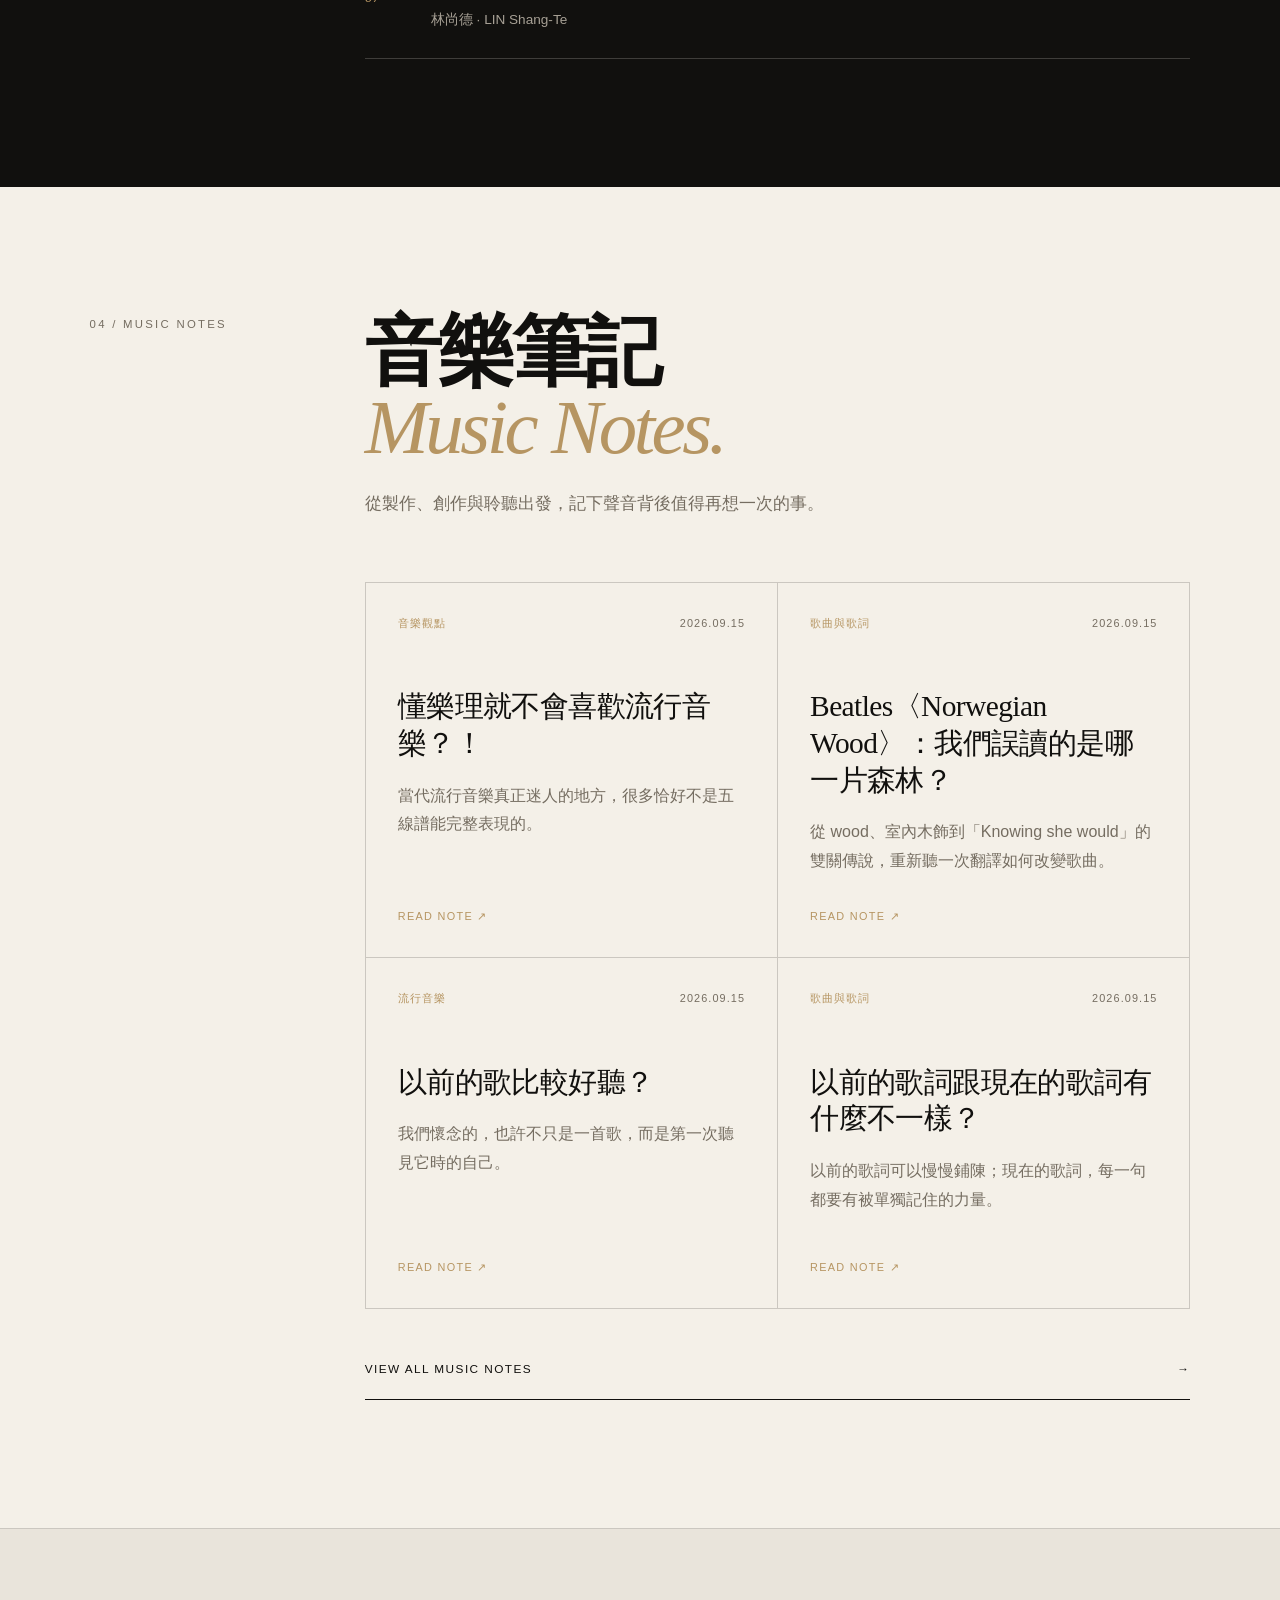
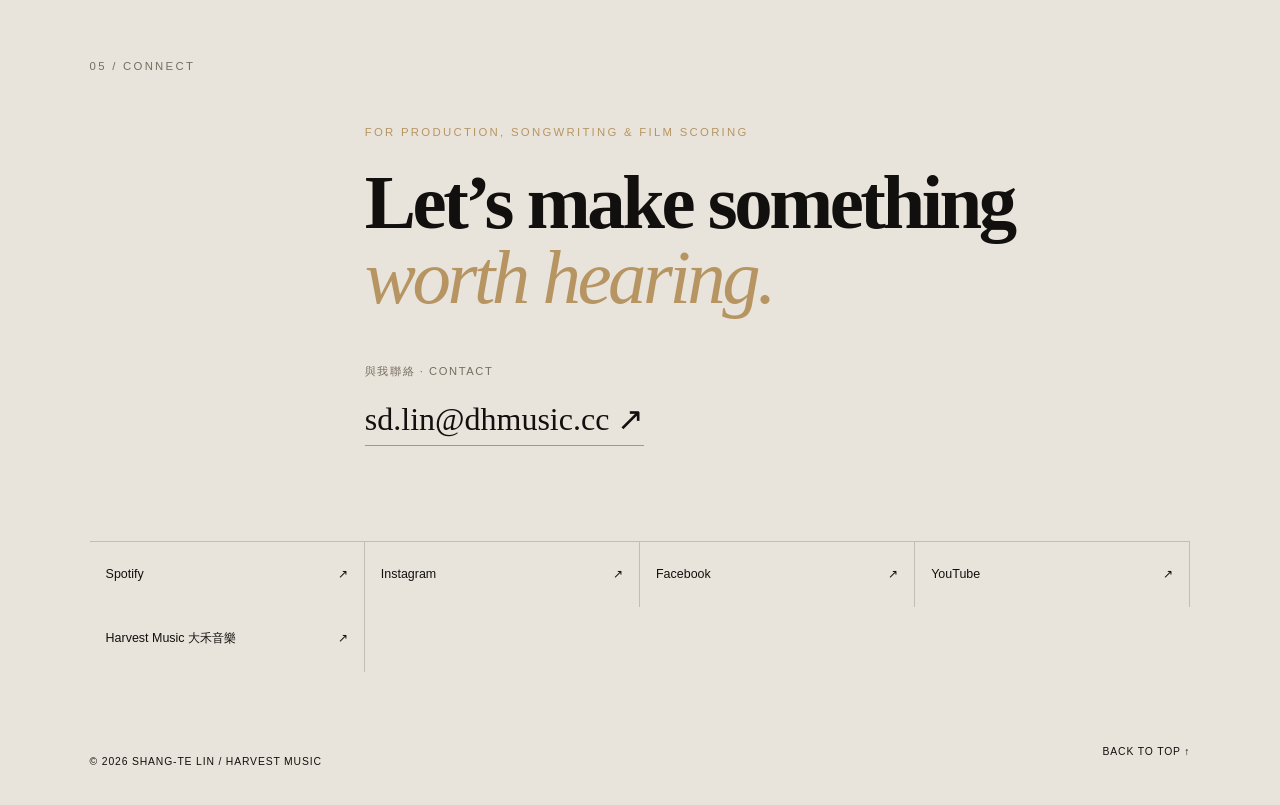
<file: our/index.html>
<!doctype html>
<html lang="zh-Hant">
<head>
  <meta charset="utf-8">
  <meta name="viewport" content="width=device-width, initial-scale=1">
  <meta name="robots" content="noindex,follow">
  <meta name="description" content="林尚德 Shang-Te Lin｜音樂製作人・詞曲創作者・電影配樂 / Music Producer · Songwriter · Film Composer — official website.">
  <link rel="canonical" href="https://balaguitar.github.io/shang-te-lin/">
  <meta http-equiv="refresh" content="0; url=https://balaguitar.github.io/shang-te-lin/">
  <title>林尚德 Shang-Te Lin｜Official Website</title>
  <script>window.location.replace('https://balaguitar.github.io/shang-te-lin/' + location.hash);</script>
</head>
<body>
  <p><a href="https://balaguitar.github.io/shang-te-lin/">前往林尚德 Shang-Te Lin 官方網站</a></p>
</body>
</html>
</file>
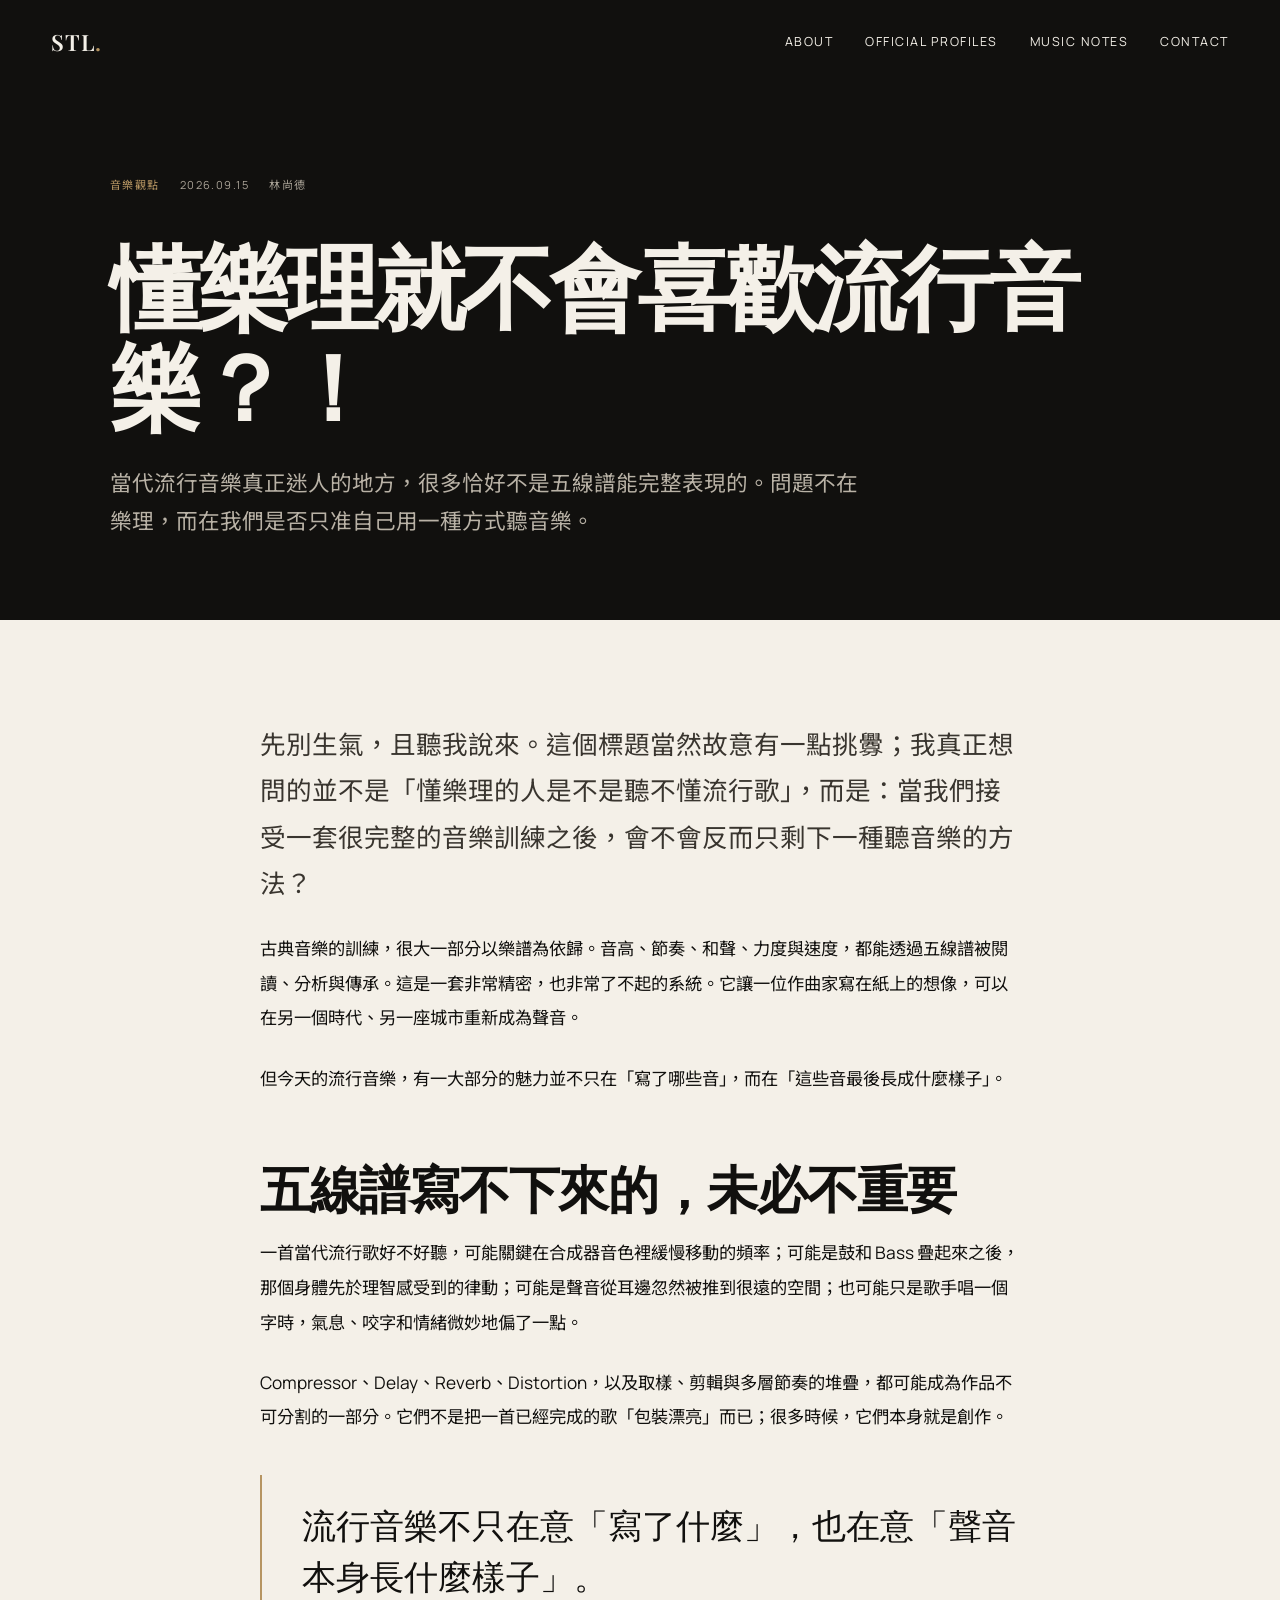
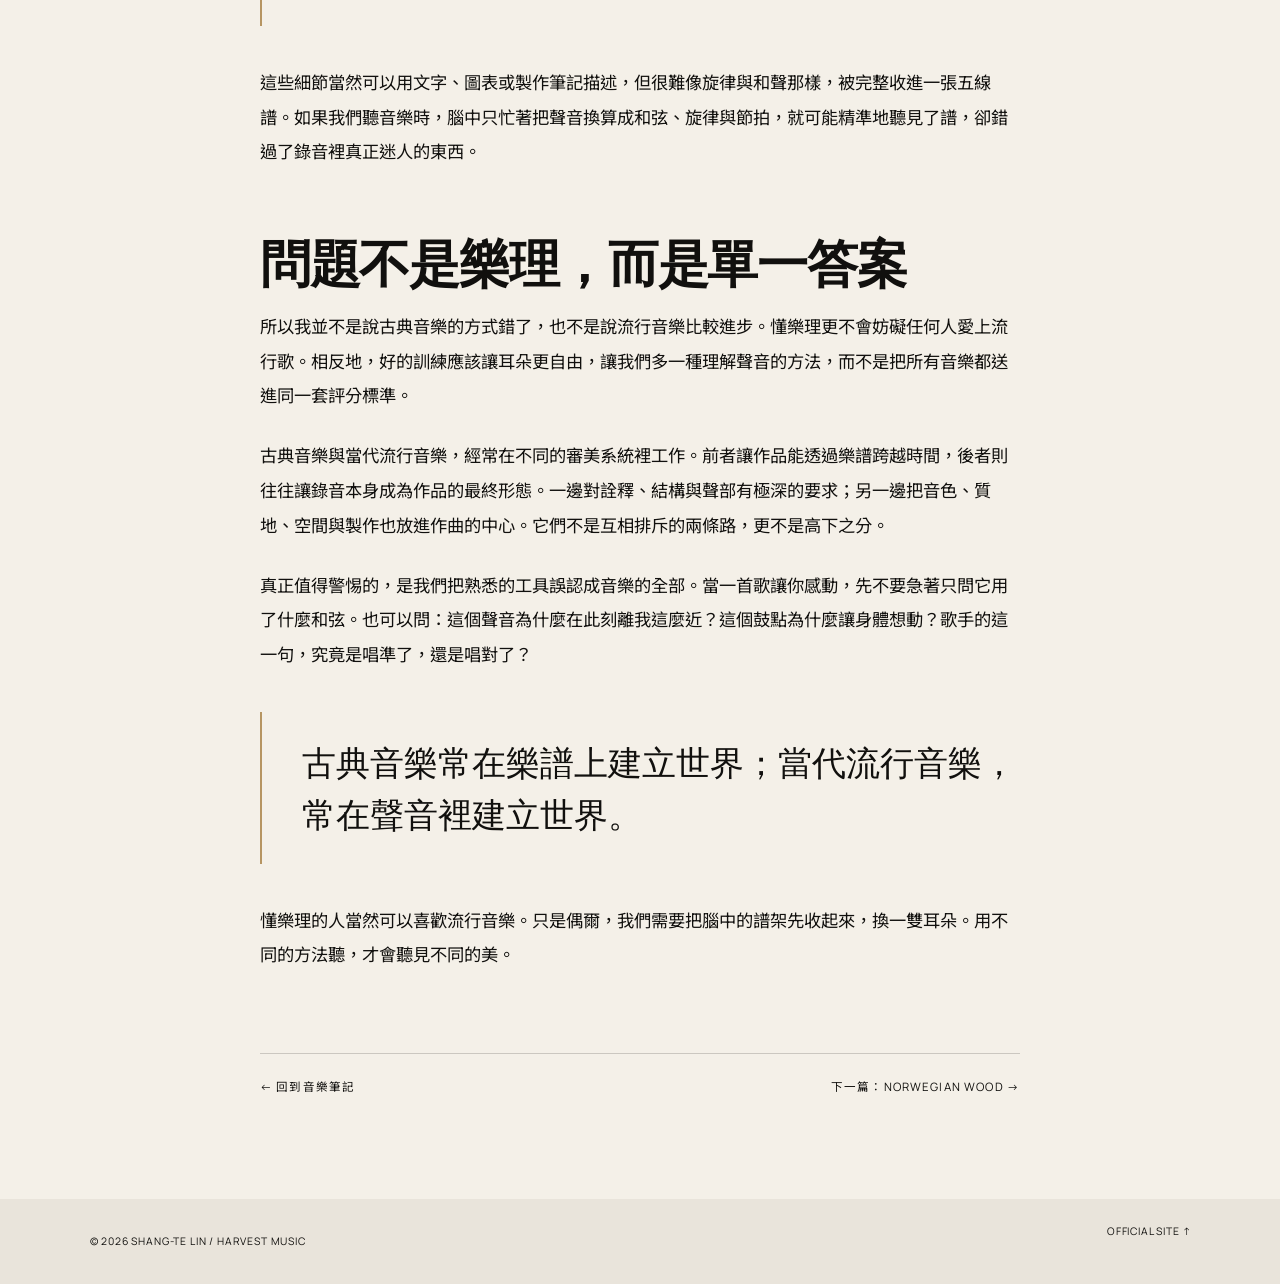
<file: notes/music-theory-and-pop/index.html>
<!doctype html>
<html lang="zh-Hant">
<head>
  <meta charset="utf-8">
  <meta name="viewport" content="width=device-width, initial-scale=1">
  <meta name="description" content="流行音樂真正迷人的元素，許多不是五線譜能完整表現的。林尚德從音色、頻率、空間、演唱口氣與節奏堆疊談不同的聆聽方式。">
  <meta name="theme-color" content="#11100e">
  <meta property="og:title" content="懂樂理就不會喜歡流行音樂？！｜林尚德音樂筆記">
  <meta property="og:description" content="不是古典與流行孰高孰低，而是兩套審美系統需要兩種不同的耳朵。">
  <meta property="og:type" content="article">
  <meta property="og:url" content="https://balaguitar.github.io/shang-te-lin/notes/music-theory-and-pop/">
  <link rel="canonical" href="https://balaguitar.github.io/shang-te-lin/notes/music-theory-and-pop/">
  <title>懂樂理就不會喜歡流行音樂？！｜林尚德音樂筆記</title>
  <script type="application/ld+json">
  {"@context":"https://schema.org","@type":"Article","headline":"懂樂理就不會喜歡流行音樂？！","datePublished":"2026-09-15","dateModified":"2026-09-15","author":{"@type":"Person","name":"林尚德 Shang-Te Lin","url":"https://balaguitar.github.io/shang-te-lin/"},"mainEntityOfPage":"https://balaguitar.github.io/shang-te-lin/notes/music-theory-and-pop/"}
  </script>
  <link rel="preconnect" href="https://fonts.googleapis.com">
  <link rel="preconnect" href="https://fonts.gstatic.com" crossorigin>
  <link href="https://fonts.googleapis.com/css2?family=Manrope:wght@400;500;600&amp;family=Noto+Sans+TC:wght@400;500&amp;family=Playfair+Display:ital,wght@0,600;1,500&amp;display=swap" rel="stylesheet">
  <link rel="stylesheet" href="../../assets/css/style.css">
</head>
<body class="notes-page">
  <a class="skip-link" href="#article">Skip to article</a>
  <header class="site-header">
    <a class="wordmark" href="../../" aria-label="回到林尚德官方網站首頁">STL<span>.</span></a>
    <button class="menu-button" type="button" aria-expanded="false" aria-controls="site-nav">Menu</button>
    <nav id="site-nav" aria-label="Primary navigation">
      <a href="../../#about">About</a>
      <a href="../../#profiles">Official Profiles</a>
      <a href="../">Music Notes</a>
      <a href="../../#contact">Contact</a>
    </nav>
  </header>

  <main>
    <header class="article-hero">
      <div class="article-hero-inner">
        <p class="article-kicker"><span class="category">音樂觀點</span><time datetime="2026-09-15">2026.09.15</time><span>林尚德</span></p>
        <h1>懂樂理就不會喜歡流行音樂？！</h1>
        <p class="article-deck">當代流行音樂真正迷人的地方，很多恰好不是五線譜能完整表現的。問題不在樂理，而在我們是否只准自己用一種方式聽音樂。</p>
      </div>
    </header>

    <article class="article-body" id="article">
      <p class="opening">先別生氣，且聽我說來。這個標題當然故意有一點挑釁；我真正想問的並不是「懂樂理的人是不是聽不懂流行歌」，而是：當我們接受一套很完整的音樂訓練之後，會不會反而只剩下一種聽音樂的方法？</p>

      <p>古典音樂的訓練，很大一部分以樂譜為依歸。音高、節奏、和聲、力度與速度，都能透過五線譜被閱讀、分析與傳承。這是一套非常精密，也非常了不起的系統。它讓一位作曲家寫在紙上的想像，可以在另一個時代、另一座城市重新成為聲音。</p>

      <p>但今天的流行音樂，有一大部分的魅力並不只在「寫了哪些音」，而在「這些音最後長成什麼樣子」。</p>

      <h2>五線譜寫不下來的，未必不重要</h2>

      <p>一首當代流行歌好不好聽，可能關鍵在合成器音色裡緩慢移動的頻率；可能是鼓和 Bass 疊起來之後，那個身體先於理智感受到的律動；可能是聲音從耳邊忽然被推到很遠的空間；也可能只是歌手唱一個字時，氣息、咬字和情緒微妙地偏了一點。</p>

      <p>Compressor、Delay、Reverb、Distortion，以及取樣、剪輯與多層節奏的堆疊，都可能成為作品不可分割的一部分。它們不是把一首已經完成的歌「包裝漂亮」而已；很多時候，它們本身就是創作。</p>

      <blockquote>流行音樂不只在意「寫了什麼」，也在意「聲音本身長什麼樣子」。</blockquote>

      <p>這些細節當然可以用文字、圖表或製作筆記描述，但很難像旋律與和聲那樣，被完整收進一張五線譜。如果我們聽音樂時，腦中只忙著把聲音換算成和弦、旋律與節拍，就可能精準地聽見了譜，卻錯過了錄音裡真正迷人的東西。</p>

      <h2>問題不是樂理，而是單一答案</h2>

      <p>所以我並不是說古典音樂的方式錯了，也不是說流行音樂比較進步。懂樂理更不會妨礙任何人愛上流行歌。相反地，好的訓練應該讓耳朵更自由，讓我們多一種理解聲音的方法，而不是把所有音樂都送進同一套評分標準。</p>

      <p>古典音樂與當代流行音樂，經常在不同的審美系統裡工作。前者讓作品能透過樂譜跨越時間，後者則往往讓錄音本身成為作品的最終形態。一邊對詮釋、結構與聲部有極深的要求；另一邊把音色、質地、空間與製作也放進作曲的中心。它們不是互相排斥的兩條路，更不是高下之分。</p>

      <p>真正值得警惕的，是我們把熟悉的工具誤認成音樂的全部。當一首歌讓你感動，先不要急著只問它用了什麼和弦。也可以問：這個聲音為什麼在此刻離我這麼近？這個鼓點為什麼讓身體想動？歌手的這一句，究竟是唱準了，還是唱對了？</p>

      <blockquote>古典音樂常在樂譜上建立世界；當代流行音樂，常在聲音裡建立世界。</blockquote>

      <p>懂樂理的人當然可以喜歡流行音樂。只是偶爾，我們需要把腦中的譜架先收起來，換一雙耳朵。用不同的方法聽，才會聽見不同的美。</p>

      <nav class="article-footer" aria-label="Article navigation">
        <a href="../">← 回到音樂筆記</a>
        <a href="../norwegian-wood-misreading/">下一篇：Norwegian Wood →</a>
      </nav>
    </article>
  </main>

  <footer>
    <p>© <span id="year"></span> Shang-Te Lin / Harvest Music</p>
    <a href="../../">Official site ↑</a>
  </footer>
  <script src="../../assets/js/main.js"></script>
</body>
</html>
</file>
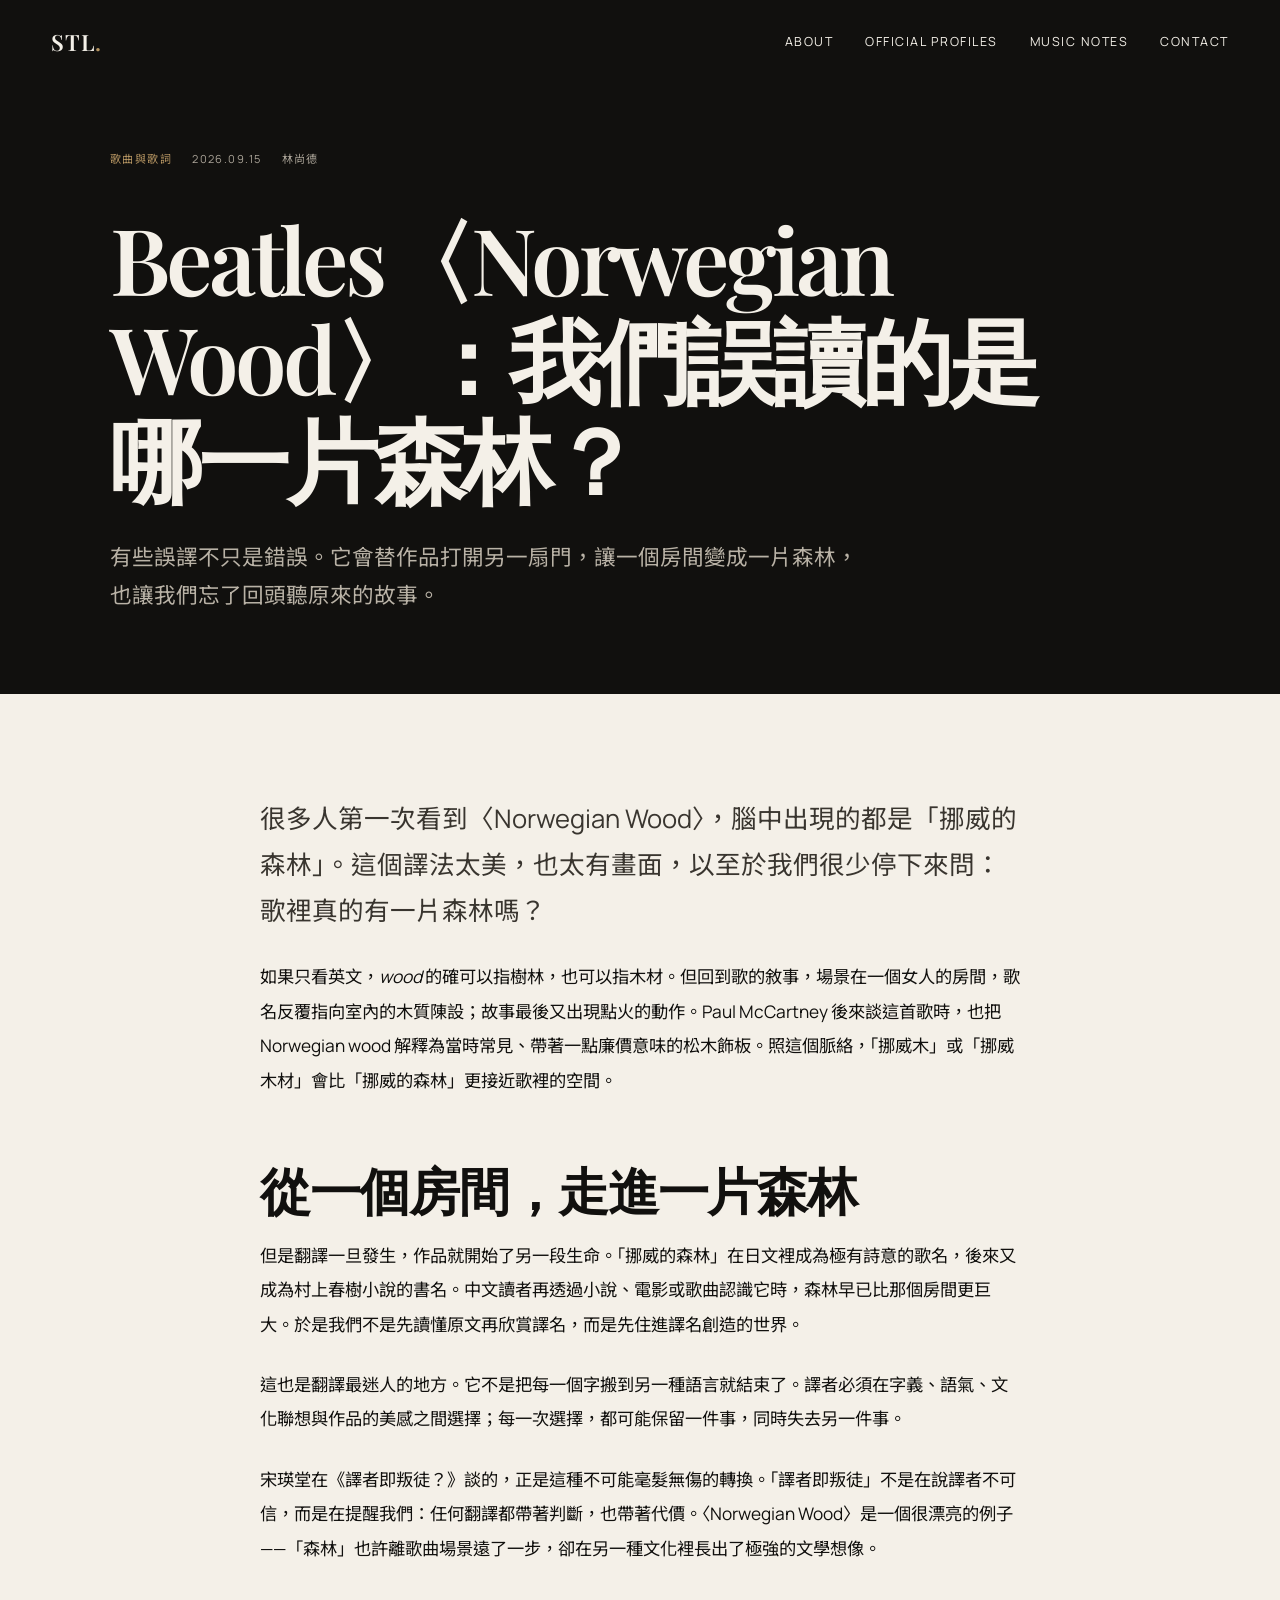
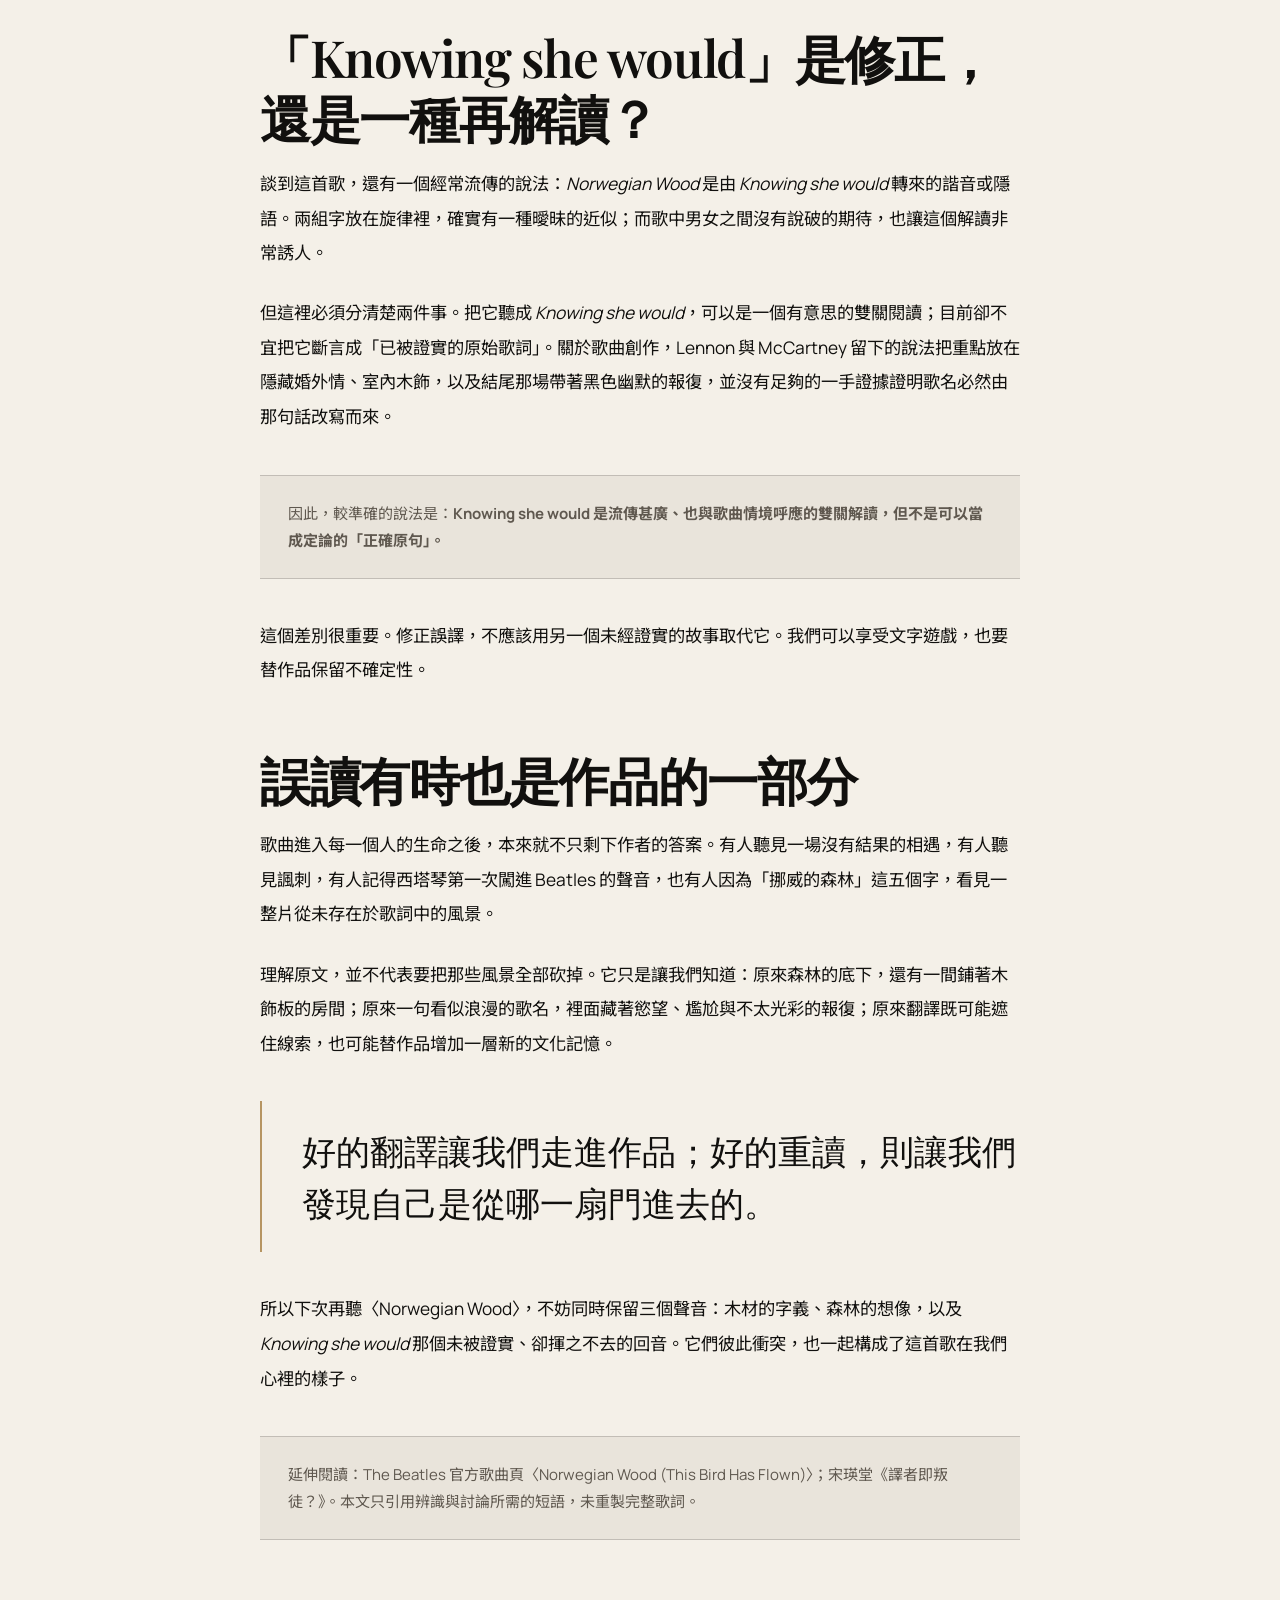
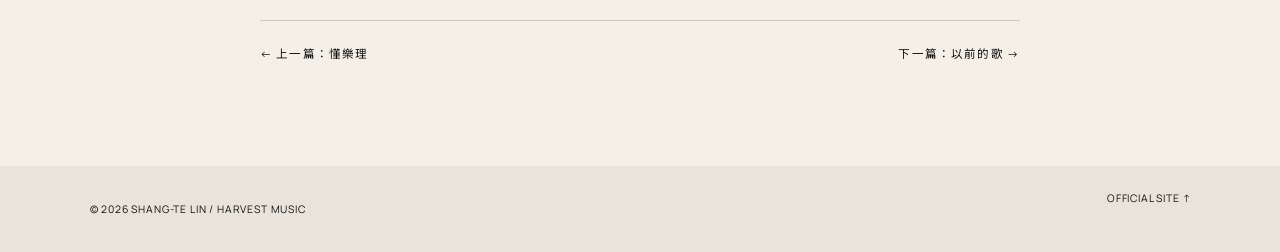
<file: notes/norwegian-wood-misreading/index.html>
<!doctype html>
<html lang="zh-Hant">
<head>
  <meta charset="utf-8">
  <meta name="viewport" content="width=device-width, initial-scale=1">
  <meta name="description" content="Beatles〈Norwegian Wood〉常被譯成一片挪威森林，但歌曲裡的 wood、室內木飾與 Knowing she would 的雙關傳說，帶我們看見翻譯如何改變聆聽。">
  <meta name="theme-color" content="#11100e">
  <meta property="og:title" content="Beatles〈Norwegian Wood〉：我們誤讀的是哪一片森林？｜林尚德音樂筆記">
  <meta property="og:description" content="一個歌名，如何在翻譯、誤讀與想像之間長出另一首歌。">
  <meta property="og:type" content="article">
  <meta property="og:url" content="https://balaguitar.github.io/shang-te-lin/notes/norwegian-wood-misreading/">
  <link rel="canonical" href="https://balaguitar.github.io/shang-te-lin/notes/norwegian-wood-misreading/">
  <title>Beatles〈Norwegian Wood〉：我們誤讀的是哪一片森林？｜林尚德音樂筆記</title>
  <script type="application/ld+json">
  {"@context":"https://schema.org","@type":"Article","headline":"Beatles〈Norwegian Wood〉：我們誤讀的是哪一片森林？","datePublished":"2026-09-15","dateModified":"2026-09-15","author":{"@type":"Person","name":"林尚德 Shang-Te Lin","url":"https://balaguitar.github.io/shang-te-lin/"},"mainEntityOfPage":"https://balaguitar.github.io/shang-te-lin/notes/norwegian-wood-misreading/"}
  </script>
  <link rel="preconnect" href="https://fonts.googleapis.com">
  <link rel="preconnect" href="https://fonts.gstatic.com" crossorigin>
  <link href="https://fonts.googleapis.com/css2?family=Manrope:wght@400;500;600&amp;family=Noto+Sans+TC:wght@400;500&amp;family=Playfair+Display:ital,wght@0,600;1,500&amp;display=swap" rel="stylesheet">
  <link rel="stylesheet" href="../../assets/css/style.css">
</head>
<body class="notes-page">
  <a class="skip-link" href="#article">Skip to article</a>
  <header class="site-header">
    <a class="wordmark" href="../../" aria-label="回到林尚德官方網站首頁">STL<span>.</span></a>
    <button class="menu-button" type="button" aria-expanded="false" aria-controls="site-nav">Menu</button>
    <nav id="site-nav" aria-label="Primary navigation">
      <a href="../../#about">About</a>
      <a href="../../#profiles">Official Profiles</a>
      <a href="../">Music Notes</a>
      <a href="../../#contact">Contact</a>
    </nav>
  </header>

  <main>
    <header class="article-hero">
      <div class="article-hero-inner">
        <p class="article-kicker"><span class="category">歌曲與歌詞</span><time datetime="2026-09-15">2026.09.15</time><span>林尚德</span></p>
        <h1>Beatles〈Norwegian Wood〉：我們誤讀的是哪一片森林？</h1>
        <p class="article-deck">有些誤譯不只是錯誤。它會替作品打開另一扇門，讓一個房間變成一片森林，也讓我們忘了回頭聽原來的故事。</p>
      </div>
    </header>

    <article class="article-body" id="article">
      <p class="opening">很多人第一次看到〈Norwegian Wood〉，腦中出現的都是「挪威的森林」。這個譯法太美，也太有畫面，以至於我們很少停下來問：歌裡真的有一片森林嗎？</p>

      <p>如果只看英文，<em>wood</em> 的確可以指樹林，也可以指木材。但回到歌的敘事，場景在一個女人的房間，歌名反覆指向室內的木質陳設；故事最後又出現點火的動作。Paul McCartney 後來談這首歌時，也把 Norwegian wood 解釋為當時常見、帶著一點廉價意味的松木飾板。照這個脈絡，「挪威木」或「挪威木材」會比「挪威的森林」更接近歌裡的空間。</p>

      <h2>從一個房間，走進一片森林</h2>

      <p>但是翻譯一旦發生，作品就開始了另一段生命。「挪威的森林」在日文裡成為極有詩意的歌名，後來又成為村上春樹小說的書名。中文讀者再透過小說、電影或歌曲認識它時，森林早已比那個房間更巨大。於是我們不是先讀懂原文再欣賞譯名，而是先住進譯名創造的世界。</p>

      <p>這也是翻譯最迷人的地方。它不是把每一個字搬到另一種語言就結束了。譯者必須在字義、語氣、文化聯想與作品的美感之間選擇；每一次選擇，都可能保留一件事，同時失去另一件事。</p>

      <p>宋瑛堂在《譯者即叛徒？》談的，正是這種不可能毫髮無傷的轉換。「譯者即叛徒」不是在說譯者不可信，而是在提醒我們：任何翻譯都帶著判斷，也帶著代價。〈Norwegian Wood〉是一個很漂亮的例子——「森林」也許離歌曲場景遠了一步，卻在另一種文化裡長出了極強的文學想像。</p>

      <h2>「Knowing she would」是修正，還是一種再解讀？</h2>

      <p>談到這首歌，還有一個經常流傳的說法：<em>Norwegian Wood</em> 是由 <em>Knowing she would</em> 轉來的諧音或隱語。兩組字放在旋律裡，確實有一種曖昧的近似；而歌中男女之間沒有說破的期待，也讓這個解讀非常誘人。</p>

      <p>但這裡必須分清楚兩件事。把它聽成 <em>Knowing she would</em>，可以是一個有意思的雙關閱讀；目前卻不宜把它斷言成「已被證實的原始歌詞」。關於歌曲創作，Lennon 與 McCartney 留下的說法把重點放在隱藏婚外情、室內木飾，以及結尾那場帶著黑色幽默的報復，並沒有足夠的一手證據證明歌名必然由那句話改寫而來。</p>

      <div class="note-callout">因此，較準確的說法是：<strong>Knowing she would 是流傳甚廣、也與歌曲情境呼應的雙關解讀，但不是可以當成定論的「正確原句」。</strong></div>

      <p>這個差別很重要。修正誤譯，不應該用另一個未經證實的故事取代它。我們可以享受文字遊戲，也要替作品保留不確定性。</p>

      <h2>誤讀有時也是作品的一部分</h2>

      <p>歌曲進入每一個人的生命之後，本來就不只剩下作者的答案。有人聽見一場沒有結果的相遇，有人聽見諷刺，有人記得西塔琴第一次闖進 Beatles 的聲音，也有人因為「挪威的森林」這五個字，看見一整片從未存在於歌詞中的風景。</p>

      <p>理解原文，並不代表要把那些風景全部砍掉。它只是讓我們知道：原來森林的底下，還有一間鋪著木飾板的房間；原來一句看似浪漫的歌名，裡面藏著慾望、尷尬與不太光彩的報復；原來翻譯既可能遮住線索，也可能替作品增加一層新的文化記憶。</p>

      <blockquote>好的翻譯讓我們走進作品；好的重讀，則讓我們發現自己是從哪一扇門進去的。</blockquote>

      <p>所以下次再聽〈Norwegian Wood〉，不妨同時保留三個聲音：木材的字義、森林的想像，以及 <em>Knowing she would</em> 那個未被證實、卻揮之不去的回音。它們彼此衝突，也一起構成了這首歌在我們心裡的樣子。</p>

      <div class="note-callout">延伸閱讀：The Beatles 官方歌曲頁〈<a href="https://www.thebeatles.com/norwegian-wood-bird-has-flown" target="_blank" rel="noopener noreferrer">Norwegian Wood (This Bird Has Flown)</a>〉；宋瑛堂《<a href="https://www.books.com.tw/products/0010941411" target="_blank" rel="noopener noreferrer">譯者即叛徒？</a>》。本文只引用辨識與討論所需的短語，未重製完整歌詞。</div>

      <nav class="article-footer" aria-label="Article navigation">
        <a href="../music-theory-and-pop/">← 上一篇：懂樂理</a>
        <a href="../were-old-songs-better/">下一篇：以前的歌 →</a>
      </nav>
    </article>
  </main>

  <footer>
    <p>© <span id="year"></span> Shang-Te Lin / Harvest Music</p>
    <a href="../../">Official site ↑</a>
  </footer>
  <script src="../../assets/js/main.js"></script>
</body>
</html>
</file>
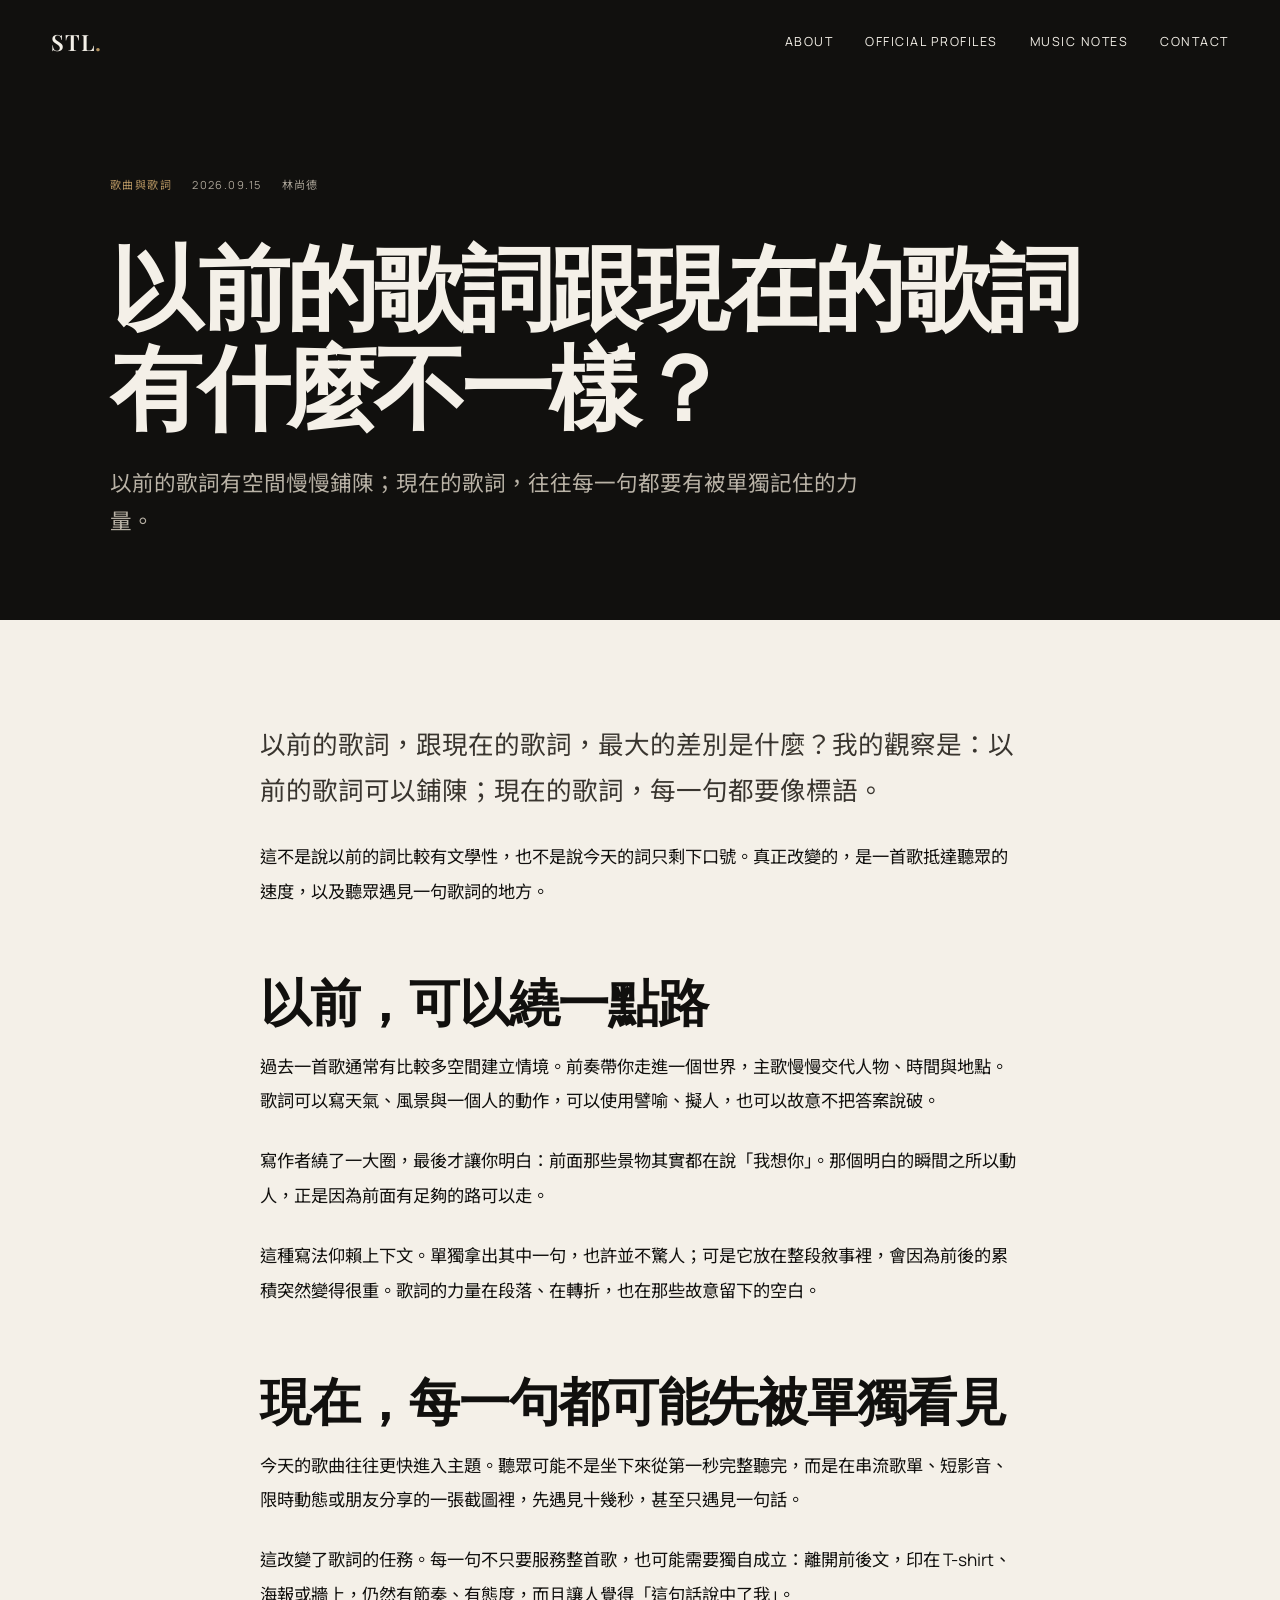
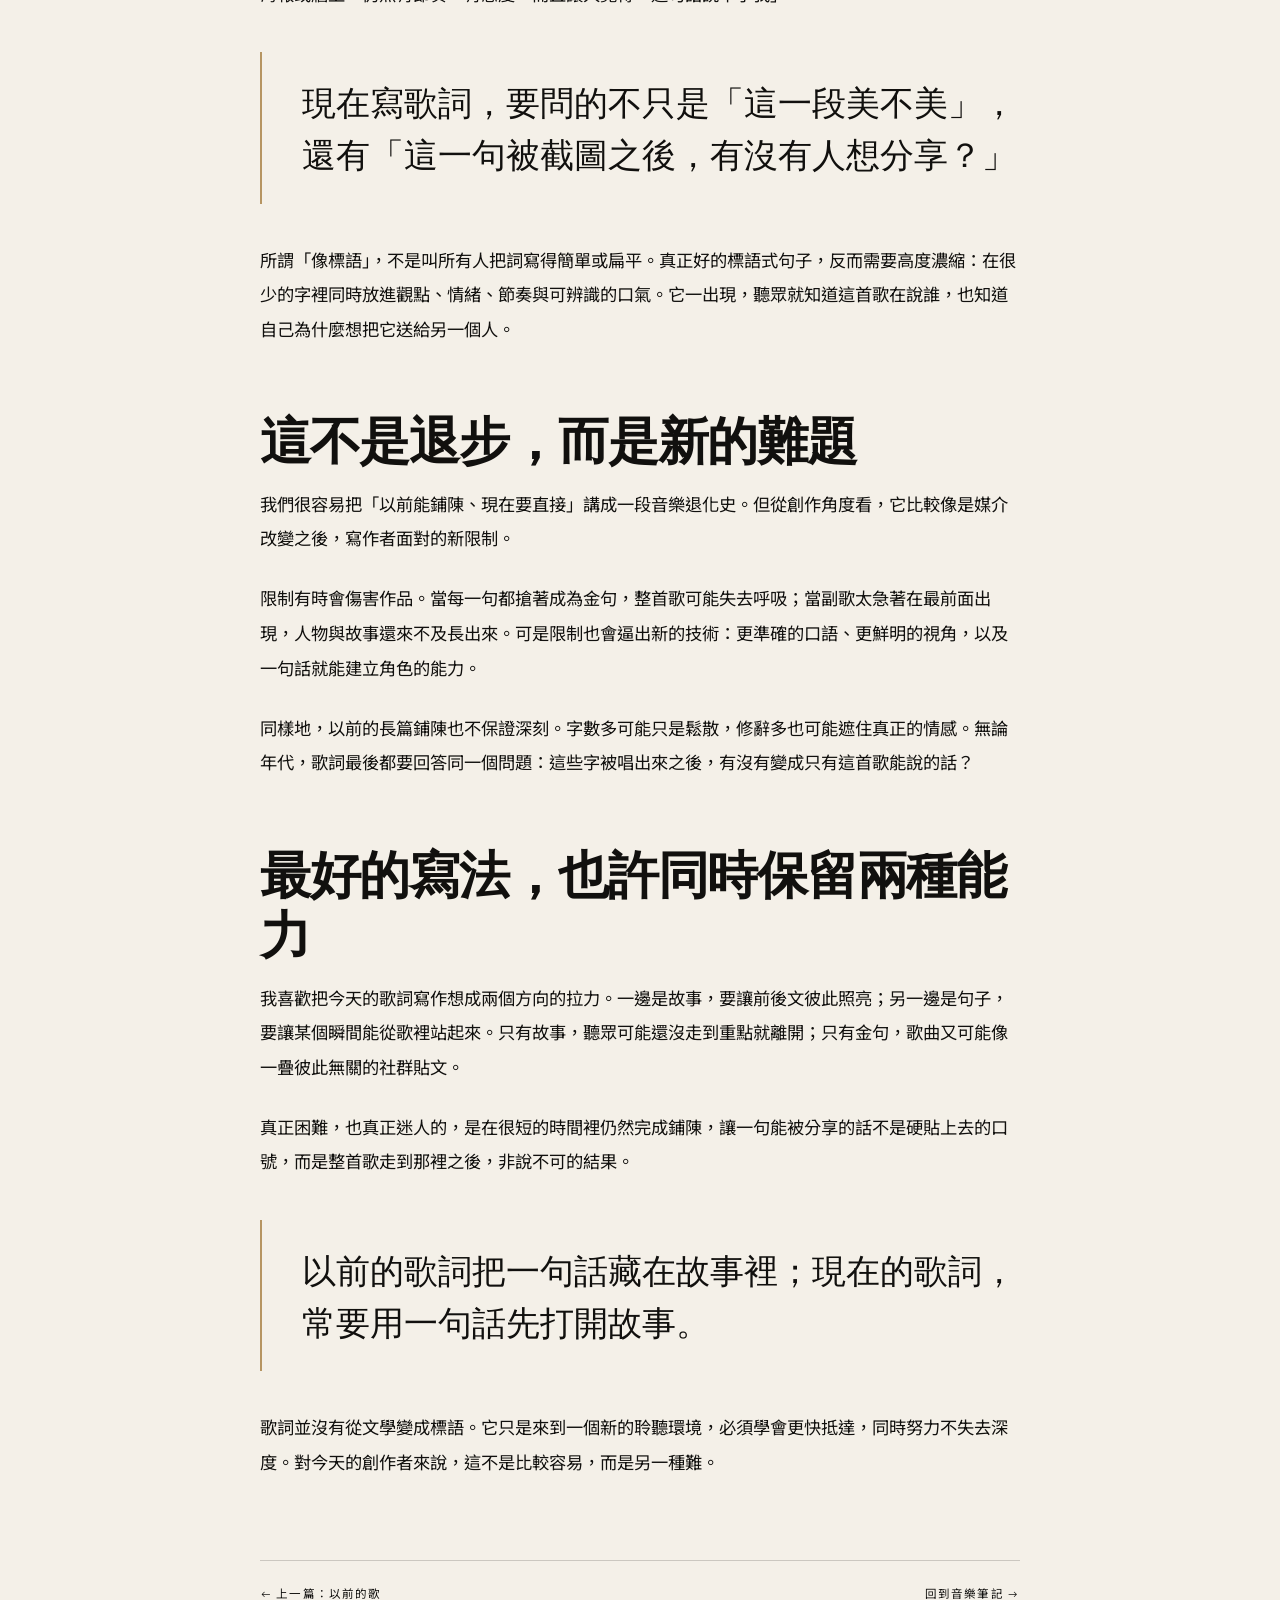
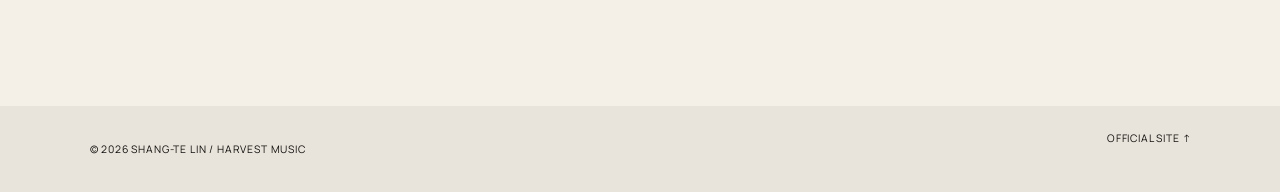
<file: notes/then-and-now-lyrics/index.html>
<!doctype html>
<html lang="zh-Hant">
<head>
  <meta charset="utf-8">
  <meta name="viewport" content="width=device-width, initial-scale=1">
  <meta name="description" content="以前的歌詞可以慢慢鋪陳，現在的歌詞則常需要迅速抵達聽眾。林尚德談當代歌詞從故事到標語的寫作變化。">
  <meta name="theme-color" content="#11100e">
  <meta property="og:title" content="以前的歌詞跟現在的歌詞有什麼不一樣？｜林尚德音樂筆記">
  <meta property="og:description" content="每一句都要有被截圖、被分享、被單獨記住的力量。這不是退步，而是新的寫作難題。">
  <meta property="og:type" content="article">
  <meta property="og:url" content="https://balaguitar.github.io/shang-te-lin/notes/then-and-now-lyrics/">
  <link rel="canonical" href="https://balaguitar.github.io/shang-te-lin/notes/then-and-now-lyrics/">
  <title>以前的歌詞跟現在的歌詞有什麼不一樣？｜林尚德音樂筆記</title>
  <script type="application/ld+json">
  {"@context":"https://schema.org","@type":"Article","headline":"以前的歌詞跟現在的歌詞有什麼不一樣？","datePublished":"2026-09-15","dateModified":"2026-09-15","author":{"@type":"Person","name":"林尚德 Shang-Te Lin","url":"https://balaguitar.github.io/shang-te-lin/"},"mainEntityOfPage":"https://balaguitar.github.io/shang-te-lin/notes/then-and-now-lyrics/"}
  </script>
  <link rel="preconnect" href="https://fonts.googleapis.com">
  <link rel="preconnect" href="https://fonts.gstatic.com" crossorigin>
  <link href="https://fonts.googleapis.com/css2?family=Manrope:wght@400;500;600&amp;family=Noto+Sans+TC:wght@400;500&amp;family=Playfair+Display:ital,wght@0,600;1,500&amp;display=swap" rel="stylesheet">
  <link rel="stylesheet" href="../../assets/css/style.css">
</head>
<body class="notes-page">
  <a class="skip-link" href="#article">Skip to article</a>
  <header class="site-header">
    <a class="wordmark" href="../../" aria-label="回到林尚德官方網站首頁">STL<span>.</span></a>
    <button class="menu-button" type="button" aria-expanded="false" aria-controls="site-nav">Menu</button>
    <nav id="site-nav" aria-label="Primary navigation">
      <a href="../../#about">About</a>
      <a href="../../#profiles">Official Profiles</a>
      <a href="../">Music Notes</a>
      <a href="../../#contact">Contact</a>
    </nav>
  </header>

  <main>
    <header class="article-hero">
      <div class="article-hero-inner">
        <p class="article-kicker"><span class="category">歌曲與歌詞</span><time datetime="2026-09-15">2026.09.15</time><span>林尚德</span></p>
        <h1>以前的歌詞跟現在的歌詞有什麼不一樣？</h1>
        <p class="article-deck">以前的歌詞有空間慢慢鋪陳；現在的歌詞，往往每一句都要有被單獨記住的力量。</p>
      </div>
    </header>

    <article class="article-body" id="article">
      <p class="opening">以前的歌詞，跟現在的歌詞，最大的差別是什麼？我的觀察是：以前的歌詞可以鋪陳；現在的歌詞，每一句都要像標語。</p>

      <p>這不是說以前的詞比較有文學性，也不是說今天的詞只剩下口號。真正改變的，是一首歌抵達聽眾的速度，以及聽眾遇見一句歌詞的地方。</p>

      <h2>以前，可以繞一點路</h2>

      <p>過去一首歌通常有比較多空間建立情境。前奏帶你走進一個世界，主歌慢慢交代人物、時間與地點。歌詞可以寫天氣、風景與一個人的動作，可以使用譬喻、擬人，也可以故意不把答案說破。</p>

      <p>寫作者繞了一大圈，最後才讓你明白：前面那些景物其實都在說「我想你」。那個明白的瞬間之所以動人，正是因為前面有足夠的路可以走。</p>

      <p>這種寫法仰賴上下文。單獨拿出其中一句，也許並不驚人；可是它放在整段敘事裡，會因為前後的累積突然變得很重。歌詞的力量在段落、在轉折，也在那些故意留下的空白。</p>

      <h2>現在，每一句都可能先被單獨看見</h2>

      <p>今天的歌曲往往更快進入主題。聽眾可能不是坐下來從第一秒完整聽完，而是在串流歌單、短影音、限時動態或朋友分享的一張截圖裡，先遇見十幾秒，甚至只遇見一句話。</p>

      <p>這改變了歌詞的任務。每一句不只要服務整首歌，也可能需要獨自成立：離開前後文，印在 T-shirt、海報或牆上，仍然有節奏、有態度，而且讓人覺得「這句話說中了我」。</p>

      <blockquote>現在寫歌詞，要問的不只是「這一段美不美」，還有「這一句被截圖之後，有沒有人想分享？」</blockquote>

      <p>所謂「像標語」，不是叫所有人把詞寫得簡單或扁平。真正好的標語式句子，反而需要高度濃縮：在很少的字裡同時放進觀點、情緒、節奏與可辨識的口氣。它一出現，聽眾就知道這首歌在說誰，也知道自己為什麼想把它送給另一個人。</p>

      <h2>這不是退步，而是新的難題</h2>

      <p>我們很容易把「以前能鋪陳、現在要直接」講成一段音樂退化史。但從創作角度看，它比較像是媒介改變之後，寫作者面對的新限制。</p>

      <p>限制有時會傷害作品。當每一句都搶著成為金句，整首歌可能失去呼吸；當副歌太急著在最前面出現，人物與故事還來不及長出來。可是限制也會逼出新的技術：更準確的口語、更鮮明的視角，以及一句話就能建立角色的能力。</p>

      <p>同樣地，以前的長篇鋪陳也不保證深刻。字數多可能只是鬆散，修辭多也可能遮住真正的情感。無論年代，歌詞最後都要回答同一個問題：這些字被唱出來之後，有沒有變成只有這首歌能說的話？</p>

      <h2>最好的寫法，也許同時保留兩種能力</h2>

      <p>我喜歡把今天的歌詞寫作想成兩個方向的拉力。一邊是故事，要讓前後文彼此照亮；另一邊是句子，要讓某個瞬間能從歌裡站起來。只有故事，聽眾可能還沒走到重點就離開；只有金句，歌曲又可能像一疊彼此無關的社群貼文。</p>

      <p>真正困難，也真正迷人的，是在很短的時間裡仍然完成鋪陳，讓一句能被分享的話不是硬貼上去的口號，而是整首歌走到那裡之後，非說不可的結果。</p>

      <blockquote>以前的歌詞把一句話藏在故事裡；現在的歌詞，常要用一句話先打開故事。</blockquote>

      <p>歌詞並沒有從文學變成標語。它只是來到一個新的聆聽環境，必須學會更快抵達，同時努力不失去深度。對今天的創作者來說，這不是比較容易，而是另一種難。</p>

      <nav class="article-footer" aria-label="Article navigation">
        <a href="../were-old-songs-better/">← 上一篇：以前的歌</a>
        <a href="../">回到音樂筆記 →</a>
      </nav>
    </article>
  </main>

  <footer>
    <p>© <span id="year"></span> Shang-Te Lin / Harvest Music</p>
    <a href="../../">Official site ↑</a>
  </footer>
  <script src="../../assets/js/main.js"></script>
</body>
</html>
</file>
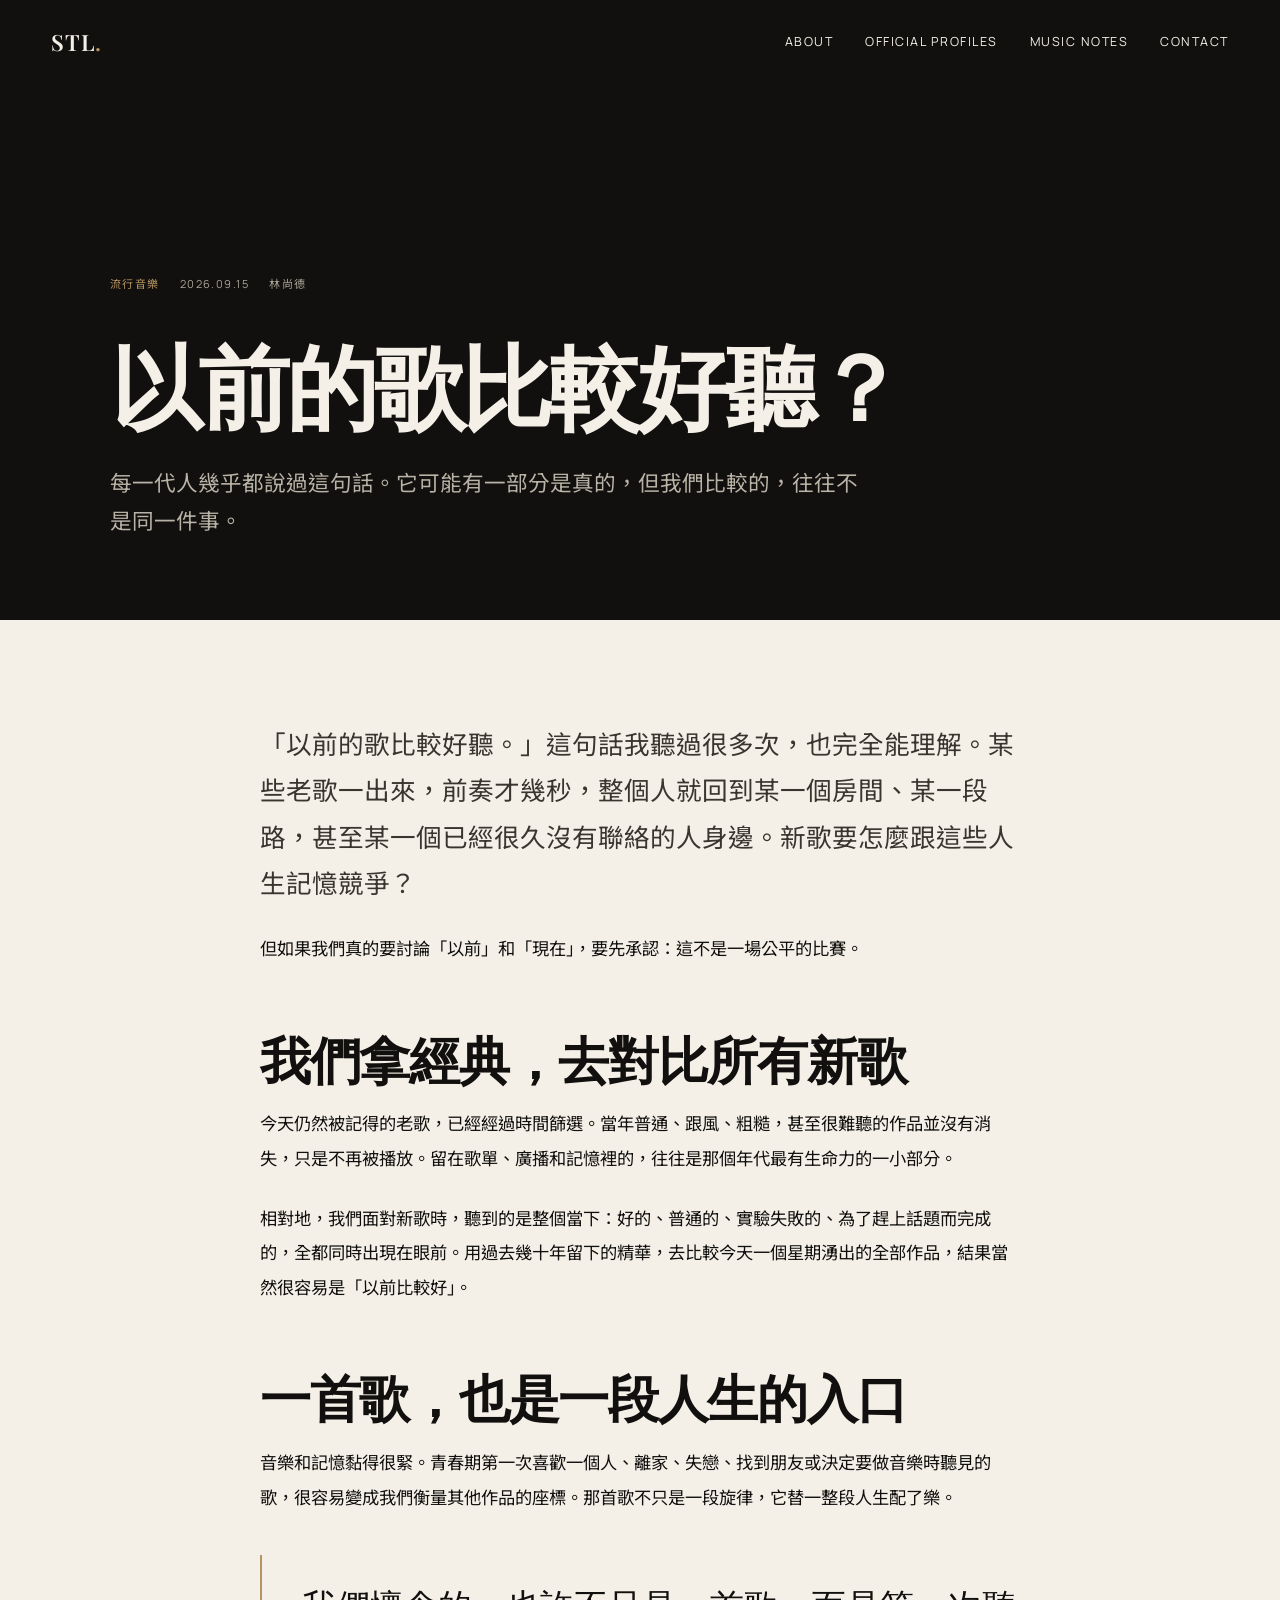
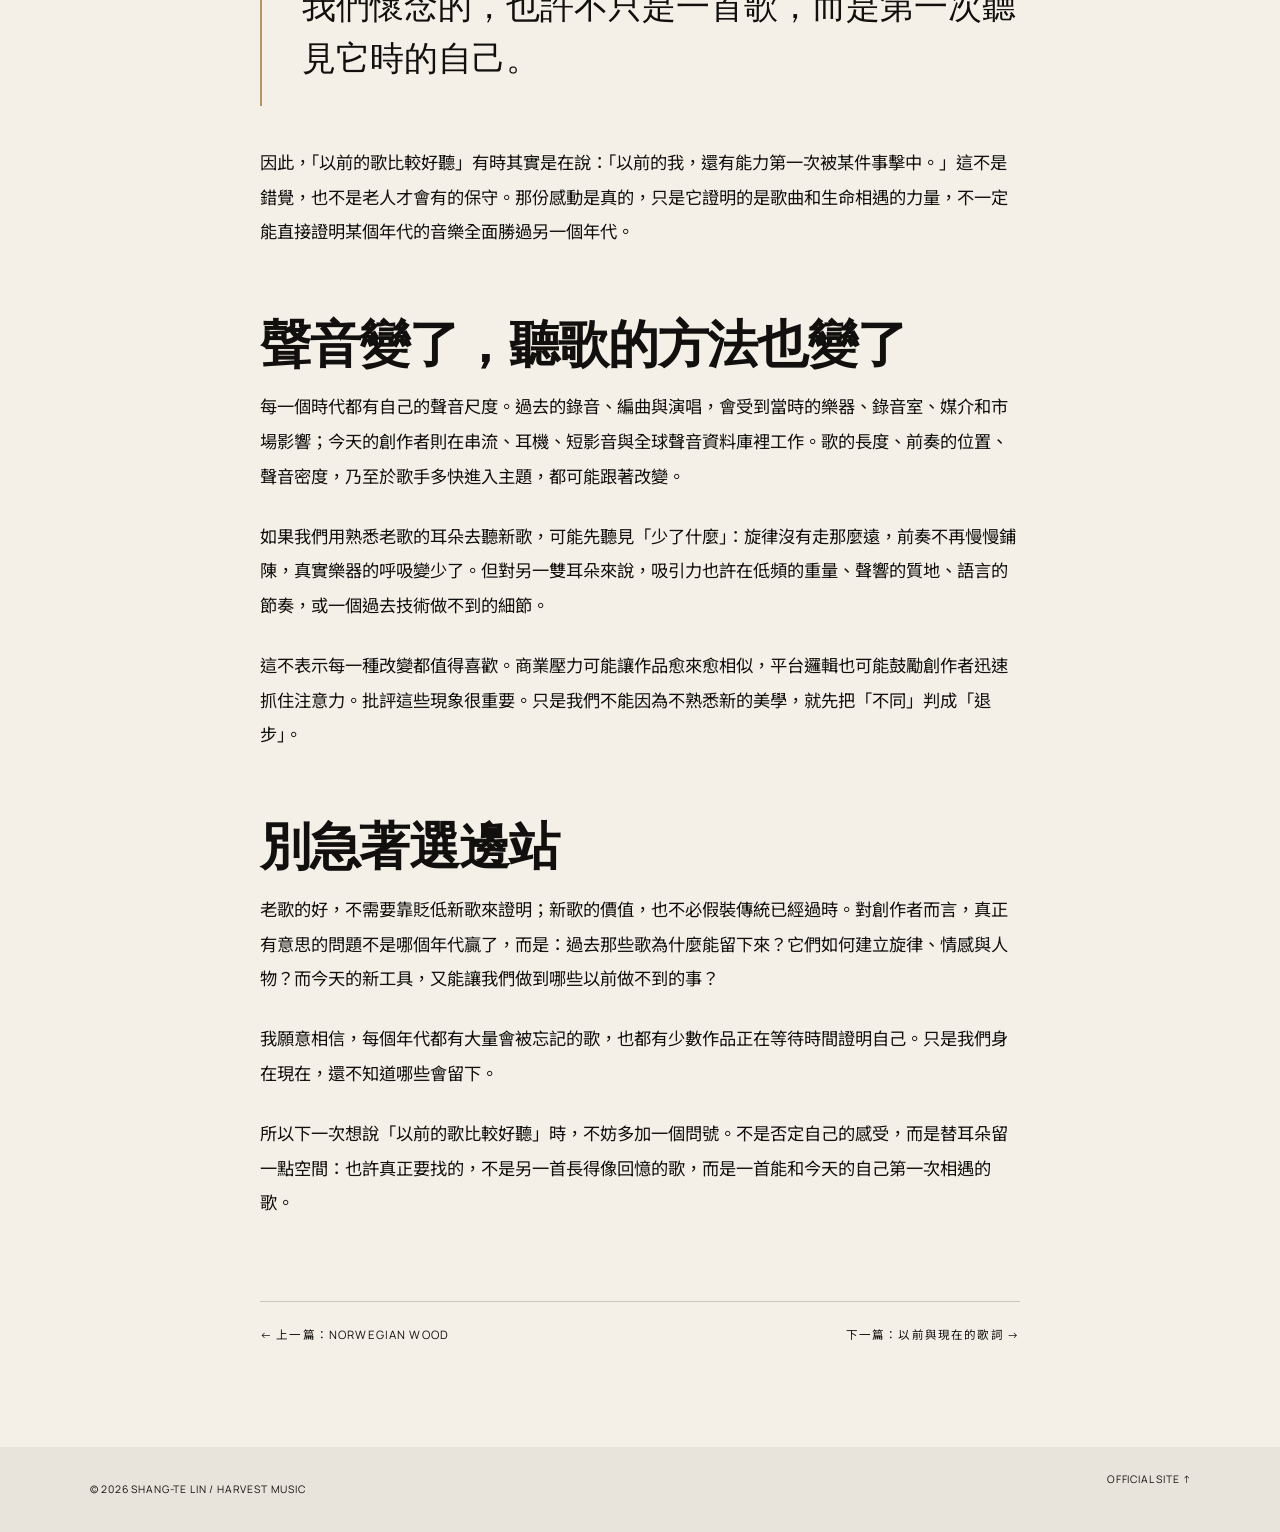
<file: notes/were-old-songs-better/index.html>
<!doctype html>
<html lang="zh-Hant">
<head>
  <meta charset="utf-8">
  <meta name="viewport" content="width=device-width, initial-scale=1">
  <meta name="description" content="以前的歌真的比較好聽嗎？林尚德從青春記憶、時間篩選、聲音美學與聆聽方式，重新理解我們對老歌的偏愛。">
  <meta name="theme-color" content="#11100e">
  <meta property="og:title" content="以前的歌比較好聽？｜林尚德音樂筆記">
  <meta property="og:description" content="我們懷念的，也許不只是一首歌，而是第一次聽見它時的自己。">
  <meta property="og:type" content="article">
  <meta property="og:url" content="https://balaguitar.github.io/shang-te-lin/notes/were-old-songs-better/">
  <link rel="canonical" href="https://balaguitar.github.io/shang-te-lin/notes/were-old-songs-better/">
  <title>以前的歌比較好聽？｜林尚德音樂筆記</title>
  <script type="application/ld+json">
  {"@context":"https://schema.org","@type":"Article","headline":"以前的歌比較好聽？","datePublished":"2026-09-15","dateModified":"2026-09-15","author":{"@type":"Person","name":"林尚德 Shang-Te Lin","url":"https://balaguitar.github.io/shang-te-lin/"},"mainEntityOfPage":"https://balaguitar.github.io/shang-te-lin/notes/were-old-songs-better/"}
  </script>
  <link rel="preconnect" href="https://fonts.googleapis.com">
  <link rel="preconnect" href="https://fonts.gstatic.com" crossorigin>
  <link href="https://fonts.googleapis.com/css2?family=Manrope:wght@400;500;600&amp;family=Noto+Sans+TC:wght@400;500&amp;family=Playfair+Display:ital,wght@0,600;1,500&amp;display=swap" rel="stylesheet">
  <link rel="stylesheet" href="../../assets/css/style.css">
</head>
<body class="notes-page">
  <a class="skip-link" href="#article">Skip to article</a>
  <header class="site-header">
    <a class="wordmark" href="../../" aria-label="回到林尚德官方網站首頁">STL<span>.</span></a>
    <button class="menu-button" type="button" aria-expanded="false" aria-controls="site-nav">Menu</button>
    <nav id="site-nav" aria-label="Primary navigation">
      <a href="../../#about">About</a>
      <a href="../../#profiles">Official Profiles</a>
      <a href="../">Music Notes</a>
      <a href="../../#contact">Contact</a>
    </nav>
  </header>

  <main>
    <header class="article-hero">
      <div class="article-hero-inner">
        <p class="article-kicker"><span class="category">流行音樂</span><time datetime="2026-09-15">2026.09.15</time><span>林尚德</span></p>
        <h1>以前的歌比較好聽？</h1>
        <p class="article-deck">每一代人幾乎都說過這句話。它可能有一部分是真的，但我們比較的，往往不是同一件事。</p>
      </div>
    </header>

    <article class="article-body" id="article">
      <p class="opening">「以前的歌比較好聽。」這句話我聽過很多次，也完全能理解。某些老歌一出來，前奏才幾秒，整個人就回到某一個房間、某一段路，甚至某一個已經很久沒有聯絡的人身邊。新歌要怎麼跟這些人生記憶競爭？</p>

      <p>但如果我們真的要討論「以前」和「現在」，要先承認：這不是一場公平的比賽。</p>

      <h2>我們拿經典，去對比所有新歌</h2>

      <p>今天仍然被記得的老歌，已經經過時間篩選。當年普通、跟風、粗糙，甚至很難聽的作品並沒有消失，只是不再被播放。留在歌單、廣播和記憶裡的，往往是那個年代最有生命力的一小部分。</p>

      <p>相對地，我們面對新歌時，聽到的是整個當下：好的、普通的、實驗失敗的、為了趕上話題而完成的，全都同時出現在眼前。用過去幾十年留下的精華，去比較今天一個星期湧出的全部作品，結果當然很容易是「以前比較好」。</p>

      <h2>一首歌，也是一段人生的入口</h2>

      <p>音樂和記憶黏得很緊。青春期第一次喜歡一個人、離家、失戀、找到朋友或決定要做音樂時聽見的歌，很容易變成我們衡量其他作品的座標。那首歌不只是一段旋律，它替一整段人生配了樂。</p>

      <blockquote>我們懷念的，也許不只是一首歌，而是第一次聽見它時的自己。</blockquote>

      <p>因此，「以前的歌比較好聽」有時其實是在說：「以前的我，還有能力第一次被某件事擊中。」這不是錯覺，也不是老人才會有的保守。那份感動是真的，只是它證明的是歌曲和生命相遇的力量，不一定能直接證明某個年代的音樂全面勝過另一個年代。</p>

      <h2>聲音變了，聽歌的方法也變了</h2>

      <p>每一個時代都有自己的聲音尺度。過去的錄音、編曲與演唱，會受到當時的樂器、錄音室、媒介和市場影響；今天的創作者則在串流、耳機、短影音與全球聲音資料庫裡工作。歌的長度、前奏的位置、聲音密度，乃至於歌手多快進入主題，都可能跟著改變。</p>

      <p>如果我們用熟悉老歌的耳朵去聽新歌，可能先聽見「少了什麼」：旋律沒有走那麼遠，前奏不再慢慢鋪陳，真實樂器的呼吸變少了。但對另一雙耳朵來說，吸引力也許在低頻的重量、聲響的質地、語言的節奏，或一個過去技術做不到的細節。</p>

      <p>這不表示每一種改變都值得喜歡。商業壓力可能讓作品愈來愈相似，平台邏輯也可能鼓勵創作者迅速抓住注意力。批評這些現象很重要。只是我們不能因為不熟悉新的美學，就先把「不同」判成「退步」。</p>

      <h2>別急著選邊站</h2>

      <p>老歌的好，不需要靠貶低新歌來證明；新歌的價值，也不必假裝傳統已經過時。對創作者而言，真正有意思的問題不是哪個年代贏了，而是：過去那些歌為什麼能留下來？它們如何建立旋律、情感與人物？而今天的新工具，又能讓我們做到哪些以前做不到的事？</p>

      <p>我願意相信，每個年代都有大量會被忘記的歌，也都有少數作品正在等待時間證明自己。只是我們身在現在，還不知道哪些會留下。</p>

      <p>所以下一次想說「以前的歌比較好聽」時，不妨多加一個問號。不是否定自己的感受，而是替耳朵留一點空間：也許真正要找的，不是另一首長得像回憶的歌，而是一首能和今天的自己第一次相遇的歌。</p>

      <nav class="article-footer" aria-label="Article navigation">
        <a href="../norwegian-wood-misreading/">← 上一篇：Norwegian Wood</a>
        <a href="../then-and-now-lyrics/">下一篇：以前與現在的歌詞 →</a>
      </nav>
    </article>
  </main>

  <footer>
    <p>© <span id="year"></span> Shang-Te Lin / Harvest Music</p>
    <a href="../../">Official site ↑</a>
  </footer>
  <script src="../../assets/js/main.js"></script>
</body>
</html>
</file>
<file: assets/css/style.css>
:root{--ink:#11100e;--paper:#e9e4db;--cream:#f4f0e8;--gold:#b69562;--line:rgba(17,16,14,.18);--serif:"Playfair Display",Georgia,serif;--sans:"Manrope","Noto Sans TC",sans-serif}
*{box-sizing:border-box}
html{scroll-behavior:smooth}
body{margin:0;background:var(--paper);color:var(--ink);font-family:var(--sans);font-size:16px;line-height:1.6}
a{color:inherit;text-decoration:none}
img{display:block;max-width:100%}
.skip-link{position:fixed;left:1rem;top:-5rem;z-index:20;background:var(--cream);padding:.75rem 1rem}
.skip-link:focus{top:1rem}
.site-header{height:84px;padding:0 clamp(1.25rem,4vw,4.5rem);display:flex;align-items:center;justify-content:space-between;position:absolute;z-index:10;width:100%;color:var(--cream)}
.wordmark{font:600 1.4rem var(--serif);letter-spacing:.03em}
.wordmark span{color:var(--gold)}
nav{display:flex;gap:2rem;font-size:.78rem;letter-spacing:.12em;text-transform:uppercase}
nav a,.text-link,footer a{position:relative}
nav a:after,.text-link:after,footer a:after{content:"";position:absolute;left:0;right:100%;bottom:-4px;height:1px;background:currentColor;transition:right .25s}
nav a:hover:after,.text-link:hover:after,footer a:hover:after{right:0}
.menu-button{display:none}
.hero{min-height:100svh;background:var(--ink);color:var(--cream);display:grid;grid-template-columns:minmax(0,1.04fr) minmax(340px,.8fr);align-items:center;position:relative;overflow:hidden;padding:110px clamp(1.25rem,7vw,8rem) 70px}
.hero:before{content:"";position:absolute;width:48vw;height:48vw;border:1px solid rgba(182,149,98,.2);border-radius:50%;left:-20vw;top:18vh}
.hero-copy{position:relative;z-index:2}
.eyebrow,.section-number,.label{font-size:.71rem;letter-spacing:.2em;text-transform:uppercase}
.eyebrow{color:var(--gold)}
h1,h2{font-family:var(--serif);font-weight:600;line-height:.98;margin:0}
h1{font-size:clamp(4rem,8.5vw,8.8rem);letter-spacing:-.055em}
h1 em,h2 em{font-weight:500;color:var(--gold)}
h1 em{font-size:.62em;letter-spacing:.04em}
.role{font-size:clamp(.85rem,1.25vw,1.05rem);letter-spacing:.08em;margin:2.25rem 0;max-width:48rem}
.role span{display:block}
.role-en{margin-top:.45rem;letter-spacing:.1em;text-transform:uppercase;color:rgba(244,240,232,.72)}
.hero-actions{display:flex;align-items:center;gap:2rem;margin-top:3rem}
.button{display:inline-flex;gap:1.5rem;align-items:center;padding:1rem 1.2rem;font-size:.78rem;letter-spacing:.08em;text-transform:uppercase}
.button-primary{background:var(--gold);color:var(--ink)}
.button-primary:hover{background:#c8aa7c}
.text-link{font-size:.78rem;letter-spacing:.06em}
.portrait{margin:0;justify-self:end;position:relative;width:min(34vw,500px);z-index:1}
.portrait:before{content:"";position:absolute;inset:-1rem 1rem 1rem -1rem;border:1px solid var(--gold);z-index:-1}
.portrait img{width:100%;aspect-ratio:4/5;object-fit:cover;filter:grayscale(1);background:#25231f}
.portrait figcaption{position:absolute;inset:auto 1rem 1rem auto;font-size:.62rem;letter-spacing:.13em;text-transform:uppercase;text-align:right;color:rgba(244,240,232,.65)}
.vertical-note{position:absolute;right:1.5rem;top:50%;transform:rotate(90deg) translateX(50%);transform-origin:right center;font-size:.6rem;letter-spacing:.28em;text-transform:uppercase;color:rgba(244,240,232,.45)}
.section{padding:clamp(5rem,10vw,9rem) clamp(1.25rem,7vw,8rem)}
.section-number{margin:0;color:#756d61}
.intro{display:grid;grid-template-columns:1fr 3fr;border-bottom:1px solid var(--line)}
.intro-content{display:grid;grid-template-columns:1.45fr 1fr;gap:clamp(3rem,8vw,9rem)}
h2{font-size:clamp(3rem,6vw,6.7rem);letter-spacing:-.045em}
.bio{font-size:clamp(1.05rem,1.5vw,1.35rem);line-height:1.75;margin:0;padding-top:.5rem}
.recognition{background:var(--cream)}
.recognition-grid{margin-top:3rem;display:grid;grid-template-columns:1fr 1fr;gap:clamp(3rem,8vw,8rem)}
.recognition h2{grid-row:span 2}
.award{border-top:1px solid var(--line);padding:2rem 0;display:grid;grid-template-columns:80px 1fr;gap:1rem}
.award-year{font-family:var(--serif);font-style:italic;color:var(--gold)}
.award p{margin:0}
.award-name{font-size:1.25rem;font-weight:600}
.muted{color:#756d61;font-size:.9rem;margin-top:.35rem!important}
.jury{border-top:1px solid var(--line);padding-top:2rem}
.jury .label{color:#756d61}
.jury ul{list-style:none;padding:0;margin:1.5rem 0 0}
.jury li{display:flex;justify-content:space-between;padding:.8rem 0;border-bottom:1px solid var(--line)}
.jury li span{color:#756d61;font-size:.9rem}
.profiles{background:var(--ink);color:var(--cream)}
.profiles .section-number{color:#8e877c}
.section-heading{display:grid;grid-template-columns:1fr 3fr;margin-bottom:5rem}
.profiles-intro{max-width:46rem;margin:-2rem 0 3rem 25%;color:#a7a095;font-size:1rem}
.profile-list{margin-left:25%}
.profile-list a{display:grid;grid-template-columns:50px 1fr auto;gap:1rem;align-items:center;border-top:1px solid rgba(244,240,232,.2);padding:1.65rem 0;transition:color .2s,padding .2s}
.profile-list a:last-child{border-bottom:1px solid rgba(244,240,232,.2)}
.profile-list a:hover,.profile-list a:focus-visible{color:var(--gold);padding-left:.5rem}
.profile-list span{color:var(--gold);font-family:var(--serif);font-style:italic}
.profile-list h3{margin:0;font-family:var(--serif);font-size:1.7rem;font-weight:500}
.profile-list p{margin:.2rem 0 0;color:#a7a095;font-size:.85rem}
.profile-list b{font-size:.68rem;letter-spacing:.12em;text-transform:uppercase;font-weight:500;text-align:right}
.latest-notes{background:var(--cream);border-bottom:1px solid var(--line)}
.notes-heading{align-items:start;margin-bottom:4rem}
.notes-intro{max-width:36rem;margin:1.6rem 0 0;color:#756d61;font-size:1.05rem}
.note-grid{display:grid;grid-template-columns:repeat(2,minmax(0,1fr));margin-left:25%;border-top:1px solid var(--line);border-left:1px solid var(--line)}
.note-card{min-width:0;border-right:1px solid var(--line);border-bottom:1px solid var(--line)}
.note-card a{display:flex;min-height:350px;height:100%;padding:2rem;flex-direction:column;transition:background .25s,color .25s}
.note-card a:hover,.note-card a:focus-visible{background:var(--ink);color:var(--cream)}
.note-meta{display:flex;justify-content:space-between;gap:1rem;margin:0 0 3.5rem;color:#756d61;font-size:.68rem;letter-spacing:.1em;text-transform:uppercase}
.note-meta span{color:var(--gold)}
.note-card h2,.note-card h3{max-width:15em;margin:0;font-family:var(--serif);font-size:clamp(1.55rem,2.3vw,2.35rem);font-weight:500;line-height:1.25;letter-spacing:-.02em}
.note-card h2+p,.note-card h3+p{margin:1.25rem 0 2rem;color:#756d61;line-height:1.8}
.note-card a:hover h2+p,.note-card a:hover h3+p,.note-card a:focus-visible h2+p,.note-card a:focus-visible h3+p{color:#aaa397}
.note-link{margin-top:auto;color:var(--gold);font-size:.68rem;letter-spacing:.12em;text-transform:uppercase}
.all-notes-link{display:flex;justify-content:space-between;max-width:75%;margin:2rem 0 0 25%;padding:1.2rem 0;border-bottom:1px solid var(--ink);font-size:.74rem;letter-spacing:.12em;text-transform:uppercase}
.all-notes-link:hover{color:var(--gold);border-color:var(--gold)}
.contact{padding-bottom:3rem}
.contact-content{margin:3rem 0 6rem 25%}
.contact h2{margin:1.5rem 0 3rem}
.email{font-family:var(--serif);font-size:clamp(1.3rem,2.5vw,2.2rem);border-bottom:1px solid var(--gold);padding-bottom:.5rem}
.social-links{display:grid;grid-template-columns:repeat(4,1fr);border-top:1px solid var(--line)}
.social-links a{display:flex;justify-content:space-between;padding:1.4rem 1rem;border-right:1px solid var(--line);font-size:.78rem}
.social-links a:hover{background:var(--cream)}
footer{display:flex;justify-content:space-between;padding:1.5rem clamp(1.25rem,7vw,8rem);font-size:.65rem;letter-spacing:.08em;text-transform:uppercase;background:var(--paper)}
.reveal{opacity:0;transform:translateY(20px);transition:opacity .7s ease,transform .7s ease}
.reveal.visible{opacity:1;transform:none}
@media (prefers-reduced-motion:reduce){html{scroll-behavior:auto}
.reveal{opacity:1;transform:none;transition:none}
}
@media(max-width:800px){.site-header{height:70px}
.menu-button{display:block;border:0;background:none;color:inherit;font:inherit;font-size:.7rem;letter-spacing:.12em;text-transform:uppercase}
.site-header nav{display:none;position:absolute;top:60px;right:1.25rem;background:var(--cream);color:var(--ink);padding:1.5rem;flex-direction:column;gap:1rem}
.site-header nav.open{display:flex}
.hero{grid-template-columns:1fr;padding-top:120px}
.hero-copy{align-self:end}
.portrait{width:62vw;margin-top:5rem;justify-self:end}
.vertical-note{display:none}
.intro,.intro-content,.recognition-grid,.section-heading{grid-template-columns:1fr}
.intro .section-number{margin-bottom:3rem}
.intro-content{gap:3rem}
.recognition h2{grid-row:auto}
.profiles .section-number{margin-bottom:2rem}
.profiles-intro,.profile-list,.contact-content,.note-grid,.all-notes-link{margin-left:0}
.note-grid{grid-template-columns:1fr}
.all-notes-link{max-width:none}
.contact-content{margin-top:3rem}
.social-links{grid-template-columns:1fr 1fr}
.social-links a:nth-child(2){border-right:0}
.social-links a{border-bottom:1px solid var(--line)}
}
@media(max-width:520px){h1{font-size:clamp(3.35rem,17vw,5rem)}
.hero-actions{align-items:flex-start;flex-direction:column;gap:1.25rem}
.portrait{width:76vw}
.profile-list a{grid-template-columns:35px 1fr}
.profile-list b{display:none}
.social-links{grid-template-columns:1fr}
.social-links a{border-right:0}
.jury li{gap:1rem}
.jury li span{text-align:right}
footer{gap:2rem}
.note-card a{min-height:315px;padding:1.5rem}
}

/* Portrait and recognition refinements */
.portrait{width:min(28vw,380px)}
.portrait img{width:100%;height:auto;aspect-ratio:auto;object-fit:contain;object-position:center;filter:grayscale(.72) contrast(1.04)}
.portrait figcaption{color:rgba(244,240,232,.8);text-shadow:0 1px 8px #000}
.credential-marks{grid-column:1/-1;display:grid;grid-template-columns:repeat(4,1fr);border-top:1px solid var(--line);border-bottom:1px solid var(--line);margin-top:2rem}
.credential-mark{min-height:110px;padding:1.4rem;display:flex;flex-direction:column;justify-content:space-between;border-right:1px solid var(--line)}
.credential-mark:last-child{border-right:0}
.credential-mark strong{font-family:"Noto Sans TC",sans-serif;font-size:1.25rem;font-weight:500;letter-spacing:.08em}
.credential-mark span{font-size:.62rem;letter-spacing:.1em;text-transform:uppercase;color:#756d61}
.contact-label{margin:0 0 .8rem;font-size:.7rem;letter-spacing:.14em;text-transform:uppercase;color:#756d61}
.studio-moment{margin:0;background:var(--ink);position:relative;overflow:hidden}
.studio-moment img{display:block;width:100%;height:auto;aspect-ratio:auto;object-fit:contain;filter:saturate(.78) contrast(1.06)}
.studio-moment figcaption{position:absolute;left:clamp(1.25rem,7vw,8rem);bottom:clamp(1.25rem,4vw,3.5rem);padding:.8rem 1rem;background:rgba(17,16,14,.78);color:var(--cream);font-size:.68rem;letter-spacing:.12em;text-transform:uppercase;backdrop-filter:blur(8px)}
.studio-moment figcaption span{color:var(--gold);margin-right:1.2rem}
.award-photos{width:min(100%,300px);margin-top:1.35rem}
.award-photos img{display:block;width:100%;height:auto;aspect-ratio:auto;object-fit:contain;border:1px solid rgba(17,16,14,.12);filter:saturate(.82) contrast(1.03)}
@media(max-width:800px){.portrait{width:min(58vw,320px)}.credential-marks{grid-template-columns:1fr 1fr}.credential-mark:nth-child(2){border-right:0}.credential-mark:nth-child(-n+2){border-bottom:1px solid var(--line)}}
@media(max-width:520px){.portrait{width:min(64vw,290px)}}
@media(max-width:520px){.studio-moment figcaption{position:static;display:flex;flex-direction:column;gap:.25rem;background:var(--ink);padding:1rem 1.25rem}.studio-moment figcaption span{margin:0}}

/* Music Notes index and article pages */
.notes-page{background:var(--cream)}
.notes-page .site-header{position:absolute;background:transparent}
.notes-page-hero{min-height:520px;padding:150px clamp(1.25rem,7vw,8rem) 90px;background:var(--ink);color:var(--cream);display:grid;grid-template-columns:1fr 3fr;align-items:end}
.notes-page-hero h1{font-size:clamp(3.7rem,8vw,8.2rem)}
.notes-page-hero .lead{max-width:42rem;margin:1.5rem 0 0;color:#aaa397;font-size:clamp(1rem,1.5vw,1.25rem)}
.notes-index{padding-top:clamp(4rem,8vw,7rem)}
.notes-index .note-grid{margin-left:0;grid-template-columns:repeat(2,minmax(0,1fr))}
.article-hero{min-height:620px;padding:150px clamp(1.25rem,7vw,8rem) 80px;background:var(--ink);color:var(--cream);display:flex;align-items:flex-end}
.article-hero-inner{width:min(100%,1060px);margin:0 auto}
.article-kicker{display:flex;flex-wrap:wrap;gap:.75rem 1.25rem;margin:0 0 2.5rem;color:#aaa397;font-size:.69rem;letter-spacing:.13em;text-transform:uppercase}
.article-kicker .category{color:var(--gold)}
.article-hero h1{max-width:1000px;font-size:clamp(3rem,7.2vw,7rem);line-height:1.08;letter-spacing:-.045em}
.article-deck{max-width:760px;margin:2rem 0 0;color:#b9b2a6;font-size:clamp(1.05rem,1.7vw,1.35rem);line-height:1.75}
.article-body{width:min(100% - 2.5rem,760px);margin:0 auto;padding:clamp(4rem,8vw,7rem) 0}
.article-body .opening{font-size:clamp(1.25rem,2.2vw,1.6rem);line-height:1.8;color:#39352f}
.article-body h2{margin:3.8rem 0 1.2rem;font-family:var(--serif);font-size:clamp(2rem,4vw,3.25rem);line-height:1.18;letter-spacing:-.025em}
.article-body p{margin:0 0 1.6rem;font-size:1.08rem;line-height:2}
.article-body blockquote{margin:2.5rem 0;padding:1.5rem 0 1.5rem clamp(1.25rem,4vw,2.5rem);border-left:2px solid var(--gold);font-family:var(--serif);font-size:clamp(1.45rem,3vw,2.15rem);line-height:1.5}
.article-body .note-callout{margin:2.5rem 0;padding:1.5rem 1.75rem;background:var(--paper);border-top:1px solid var(--line);border-bottom:1px solid var(--line);font-size:.94rem;line-height:1.8;color:#5f584f}
.article-footer{display:flex;justify-content:space-between;gap:2rem;margin-top:5rem;padding-top:1.5rem;border-top:1px solid var(--line);font-size:.72rem;letter-spacing:.1em;text-transform:uppercase}
.article-footer a:hover{color:var(--gold)}
@media(max-width:800px){.notes-page-hero{grid-template-columns:1fr;gap:2rem;min-height:470px}.notes-index .note-grid{grid-template-columns:1fr}.article-hero{min-height:560px}.article-hero h1{font-size:clamp(2.9rem,11vw,5.5rem)}}
@media(max-width:520px){.notes-page .site-header nav{background:var(--cream);color:var(--ink)}.notes-page-hero{min-height:430px;padding-top:120px}.article-hero{min-height:540px;padding-top:125px}.article-body{width:min(100% - 2.5rem,760px)}.article-body p{font-size:1rem;line-height:1.9}.article-footer{flex-direction:column}}
</file>
